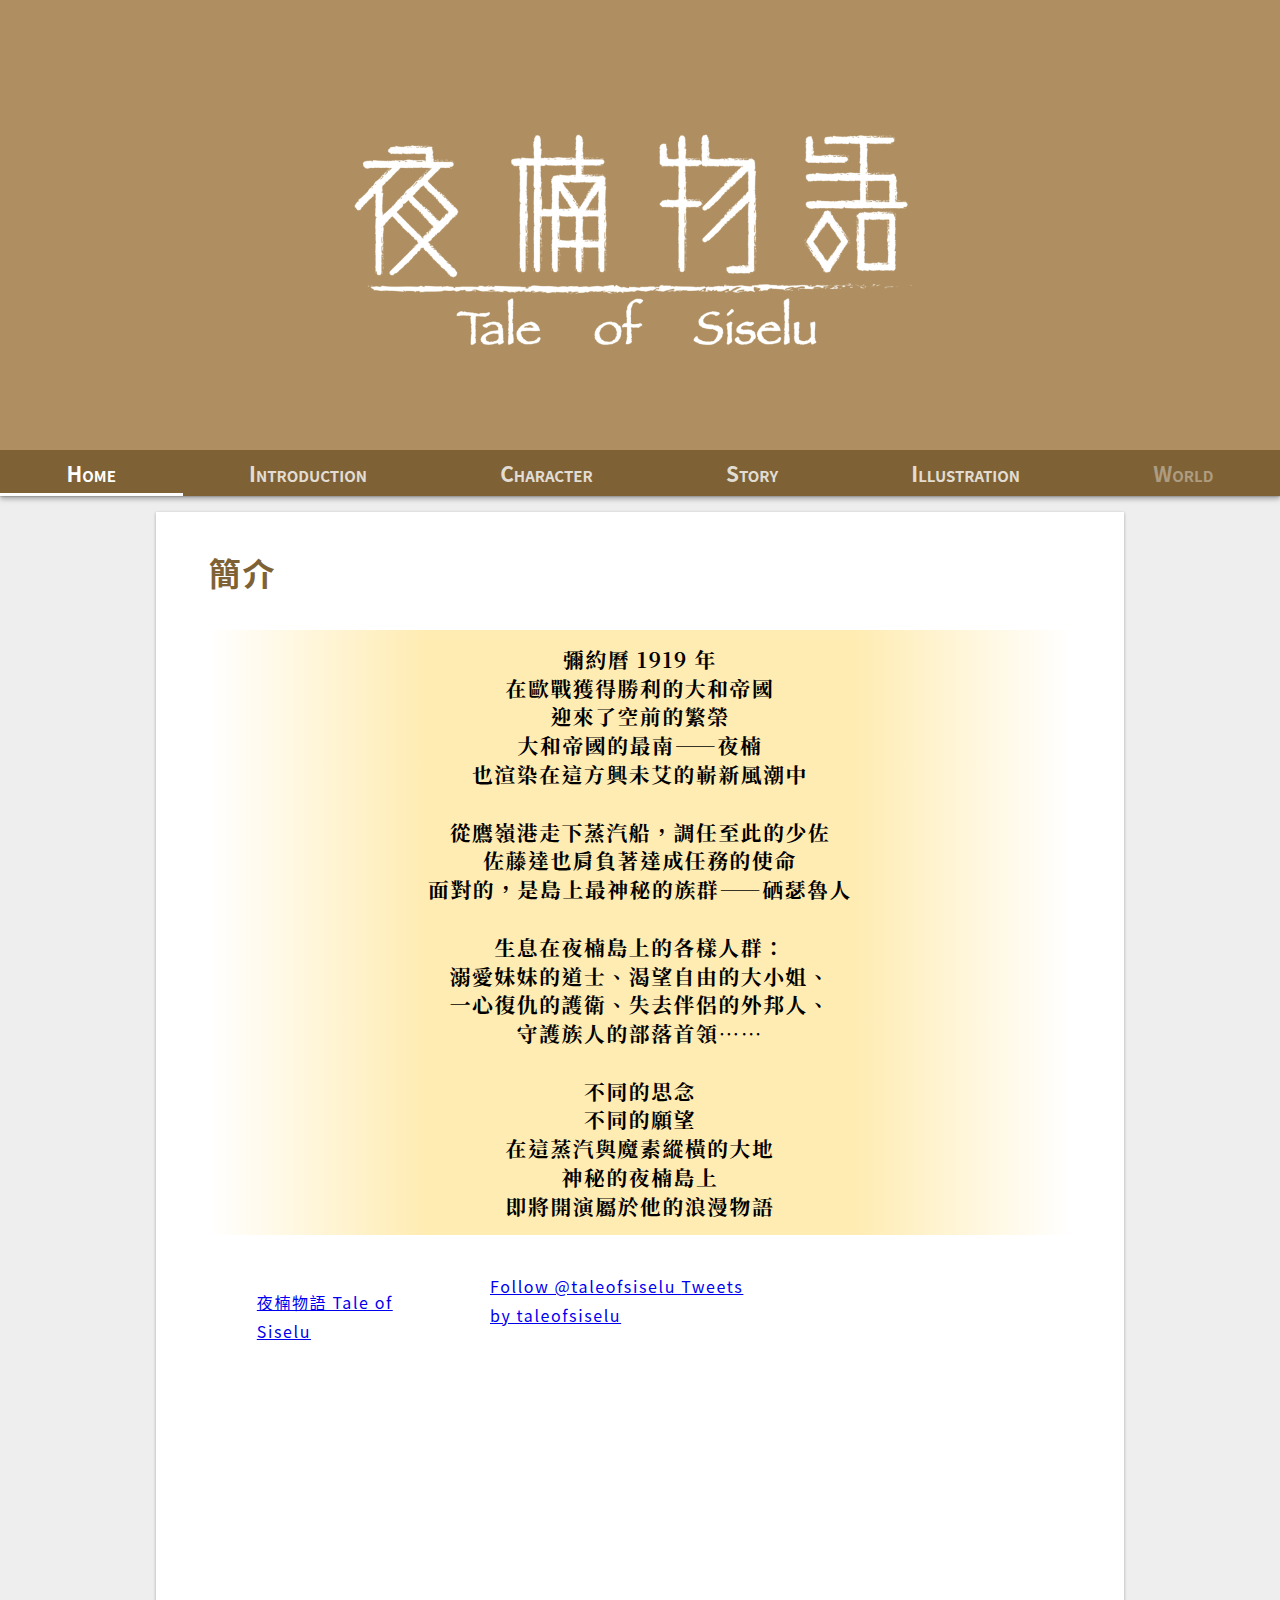
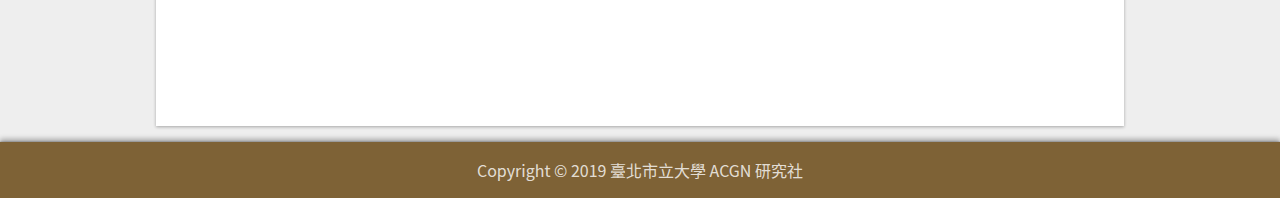
<file: index.html>
<!DOCTYPE html>
<html>
<head>
  <meta charset="utf-8" />
  <meta name="viewport" content="width=device-width, initial-scale=1">
  
  <title>夜楠物語 Tale of Siselu</title>
  <meta name="description" content="臺北市立大學 ACGN 研究社 106 學年度社刊：台式 × 和風 × 奇幻 × 蒸汽龐克 × 大正浪漫">
  <meta name="author" content="臺北市立大學 ACGN 研究社">
  <meta name="copyright" content="臺北市立大學 ACGN 研究社">
  
  <!-- Open Graph -->
  <meta property="og:title" content="夜楠物語 Tale of Siselu">
  <meta property="og:type" content="website">
  <meta property="og:url" content="https://ut-acgn.github.io/tale_of_siselu">
  <meta property="og:image" content="https://ut-acgn.github.io/tale_of_siselu/image/Siselu_logo_color_500x250.png">
  <meta property="og:image:width" content="500">
  <meta property="og:image:height" content="250">
  <meta property="og:site_name" content="夜楠物語 Tale of Siselu">
  <meta property="og:description" content="臺北市立大學 ACGN 研究社 106 學年度社刊：台式 × 和風 × 奇幻 × 蒸汽龐克 × 大正浪漫">
  <!-- Twitter Card -->
  <meta property="twitter:card" content="summary_large_image">
  <meta property="twitter:site" content="@taleofsiselu">
  
  <link rel="stylesheet" href="style.css">
</head>
<body>

<header class="YananMonogatari">
  <h1>
    <img src="./image/Siselu_logo_1000x500.png" alt="夜楠物語 Tale of Siselu"
         class="logo">
  </h1>
  <nav>
    <ul class="nav">
      <li><a href="#" class="-now-at">Home</a></li>
      <!-- <li><a href="#" class="-coming-soon">News</a></li> -->
      <li><a href="./introduction">Introduction</a></li>
      <li><a href="./character">Character</a></li>
      <li><a href="./story">Story</a></li>
      <li><a href="./illustration">Illustration</a></li>
      <li><a href="#" class="-coming-soon">World</a></li>
      <!-- <li><a href="#" class="-coming-soon">Goods</a></li> -->
    </ul>
  </nav>
</header>

<main>
  <article class="small-introduction">
    <h1>簡介</h1>
    <div class="content">
      <p>
        彌約曆 1919 年<br>
        在歐戰獲得勝利的大和帝國<br>
        迎來了空前的繁榮<br>
        大和帝國的最南――夜楠<br>
        也渲染在這方興未艾的嶄新風潮中
      </p>
      <p>
        從鷹嶺港走下蒸汽船，調任至此的少佐<br>
        佐藤達也肩負著達成任務的使命<br>
        面對的，是島上最神秘的族群――硒瑟魯人
      </p>
      <p>
        生息在夜楠島上的各樣人群：<br>
        溺愛妹妹的道士、渴望自由的大小姐、<br>
        一心復仇的護衛、失去伴侶的外邦人、<br>
        守護族人的部落首領……
      </p>
      <p>
        不同的思念<br>
        不同的願望<br>
        在這蒸汽與魔素縱橫的大地<br>
        神秘的夜楠島上<br>
        即將開演屬於他的浪漫物語
      </p>
    </div>
  </article>
  
  <article class="social">
    <div class="social-item">
      <div id="fb-root"></div>
      <script>
        (function(d, s, id) {
          var js, fjs = d.getElementsByTagName(s)[0];
          if (d.getElementById(id)) return;
          js = d.createElement(s); js.id = id;
          js.src = 'https://connect.facebook.net/zh_TW/sdk.js#xfbml=1&version=v3.2';
          fjs.parentNode.insertBefore(js, fjs);
        }(document, 'script', 'facebook-jssdk'));
      </script>
      <div class="fb-page"
           data-href="https://www.facebook.com/taleofsiselu/"
           data-tabs="timeline"
           data-small-header="false"
           data-adapt-container-width="true"
           data-hide-cover="false"
           data-height="380"
           data-show-facepile="true">
        <blockquote cite="https://www.facebook.com/taleofsiselu/"
                    class="fb-xfbml-parse-ignore">
          <a href="https://www.facebook.com/taleofsiselu/">夜楠物語 Tale of Siselu</a>
        </blockquote>
      </div>
    </div>
    
    <div class="social-item">
      <a class="twitter-follow-button"
         data-size="large"
         data-lang="zh-tw"
         data-show-count="false"
         href="https://twitter.com/taleofsiselu?ref_src=twsrc%5Etfw">
        Follow @taleofsiselu
      </a>
      <script async src="https://platform.twitter.com/widgets.js" charset="utf-8">
      </script>
      <a class="twitter-timeline"
         data-lang="zh-tw"
         data-height="350"
         data-theme="light"
         href="https://twitter.com/taleofsiselu?ref_src=twsrc%5Etfw">
        Tweets by taleofsiselu
      </a>
      <script async src="https://platform.twitter.com/widgets.js" charset="utf-8">
      </script>
    </div>
    
    <div class="social-item">
      <iframe src="https://www.plurk.com/getWidget?uid=14529631&h=350&u_info=2&bg=AF8F61&tl=EEEBF0&use_cache=0"
              frameborder="0" height="350" scrolling="no"></iframe>
    </div>
  </article>
</main>

<footer>
Copyright &copy; 2019 臺北市立大學 ACGN 研究社
</footer>

</body>
</html>
</file>
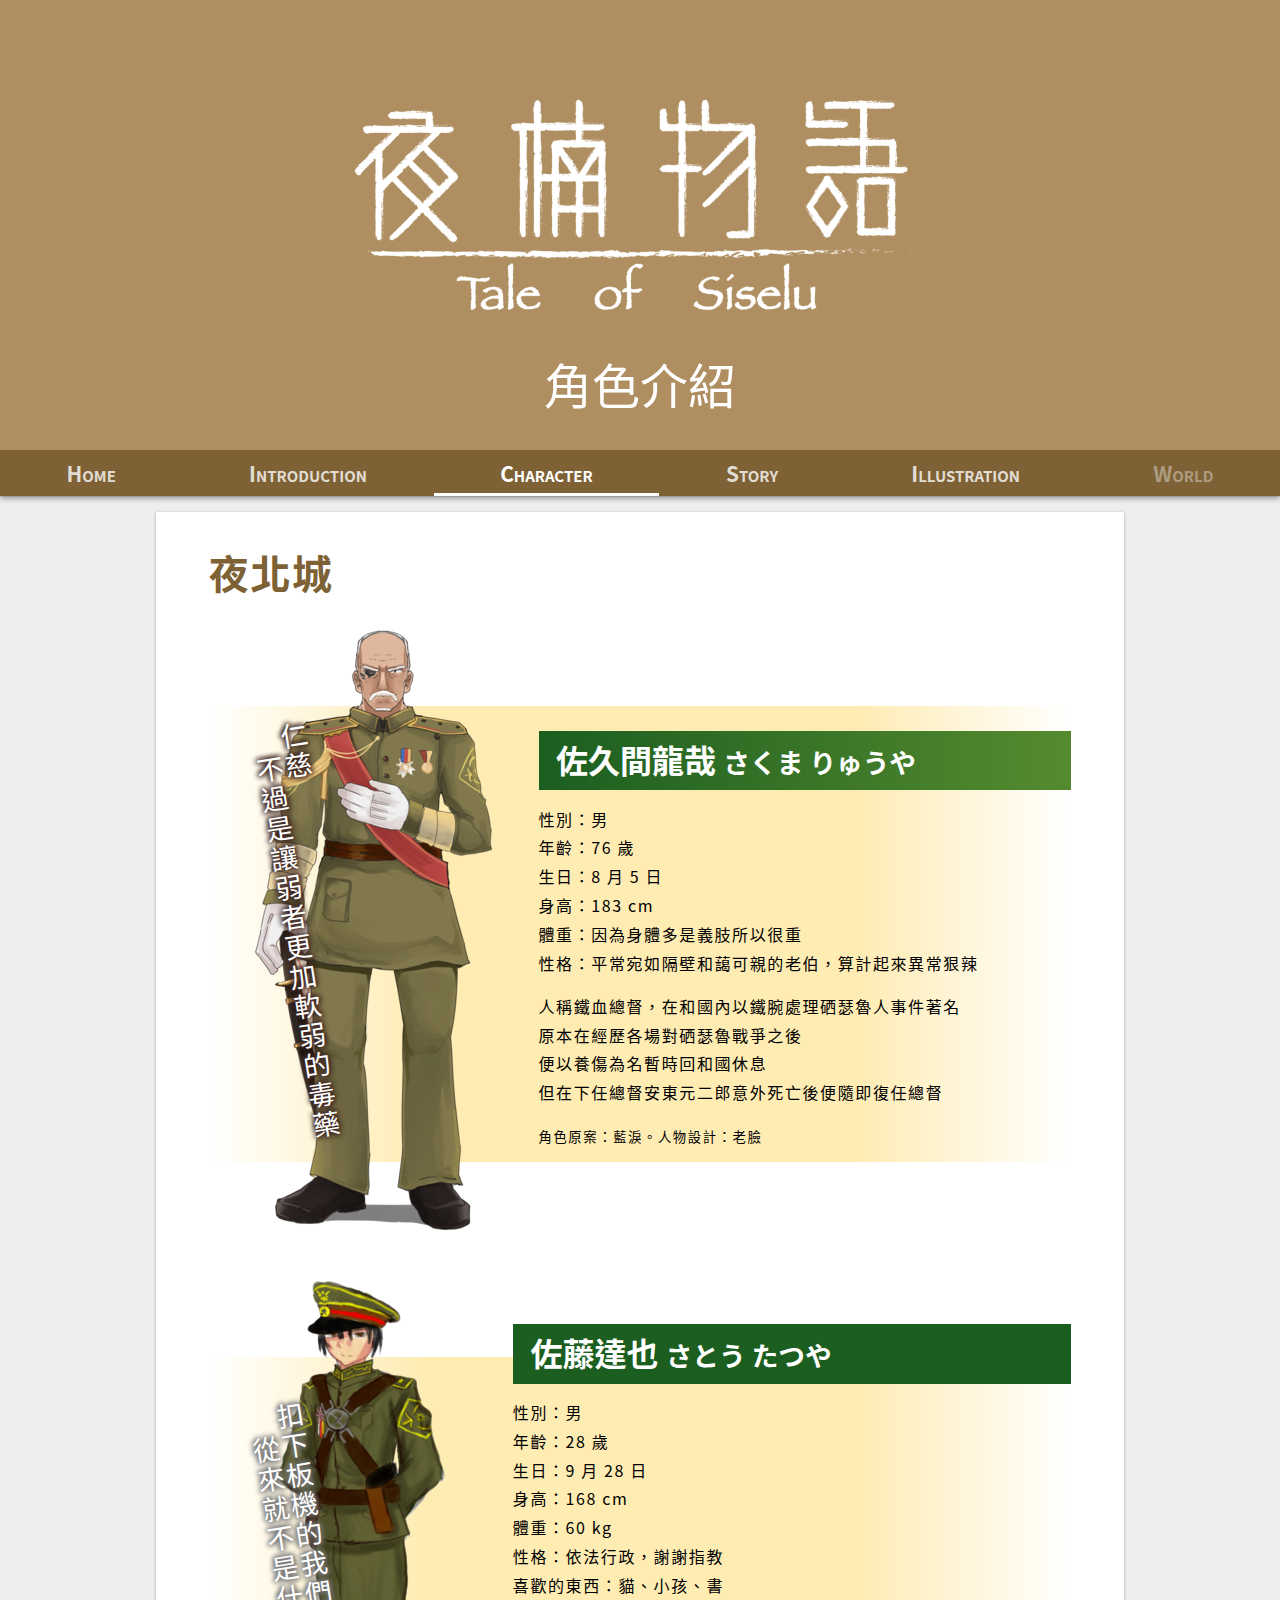
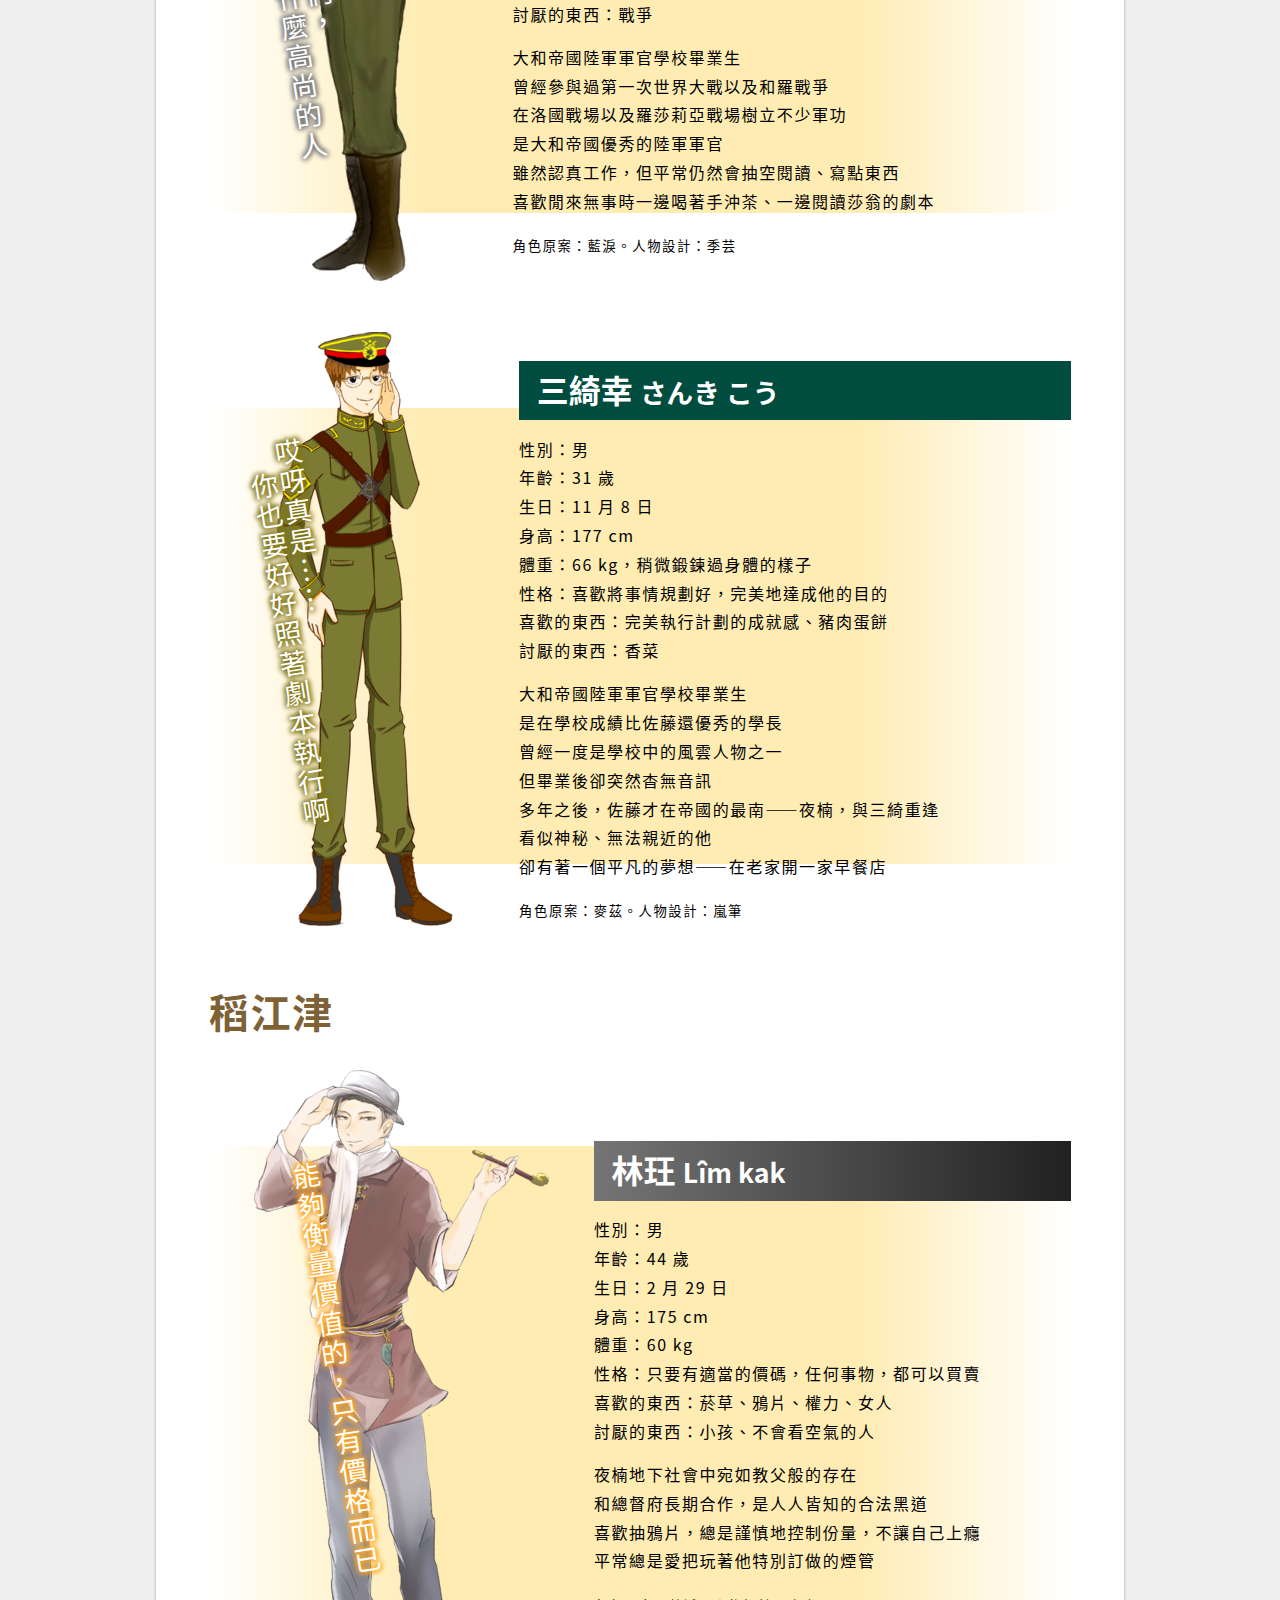
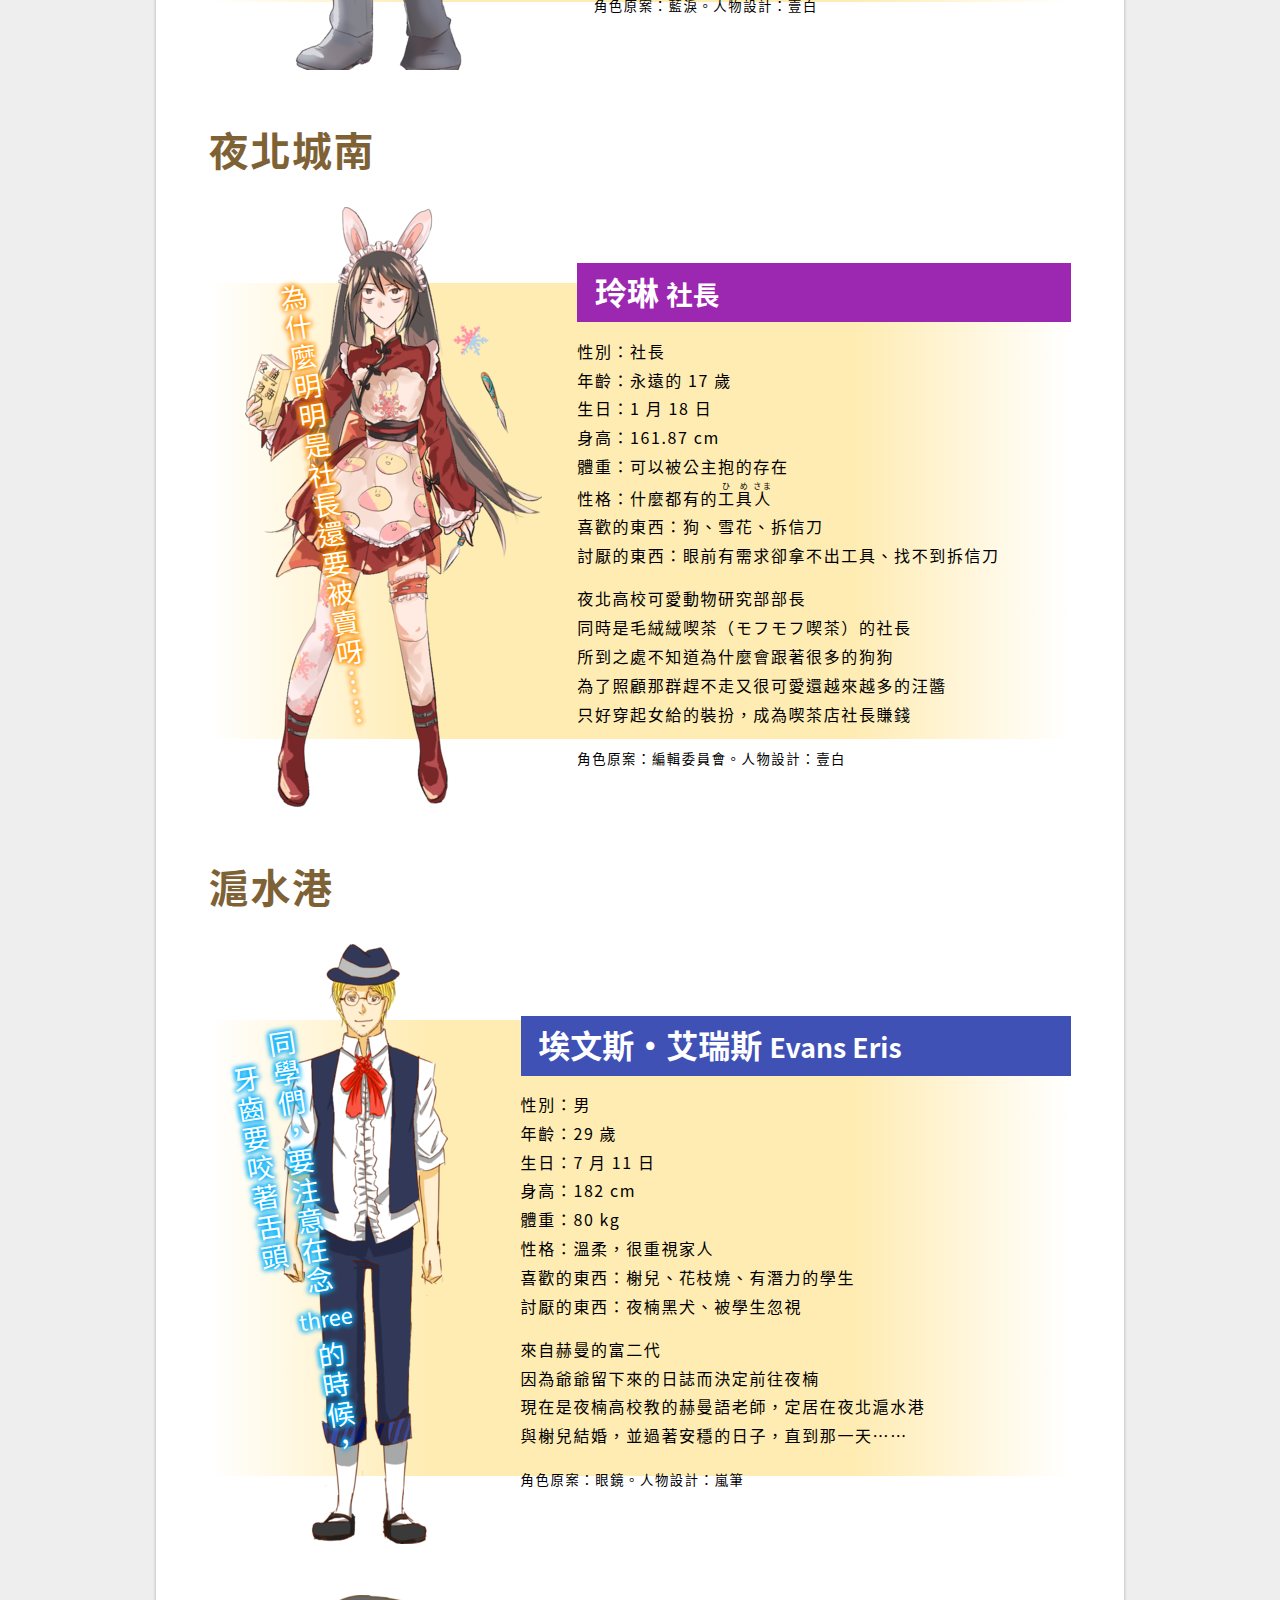
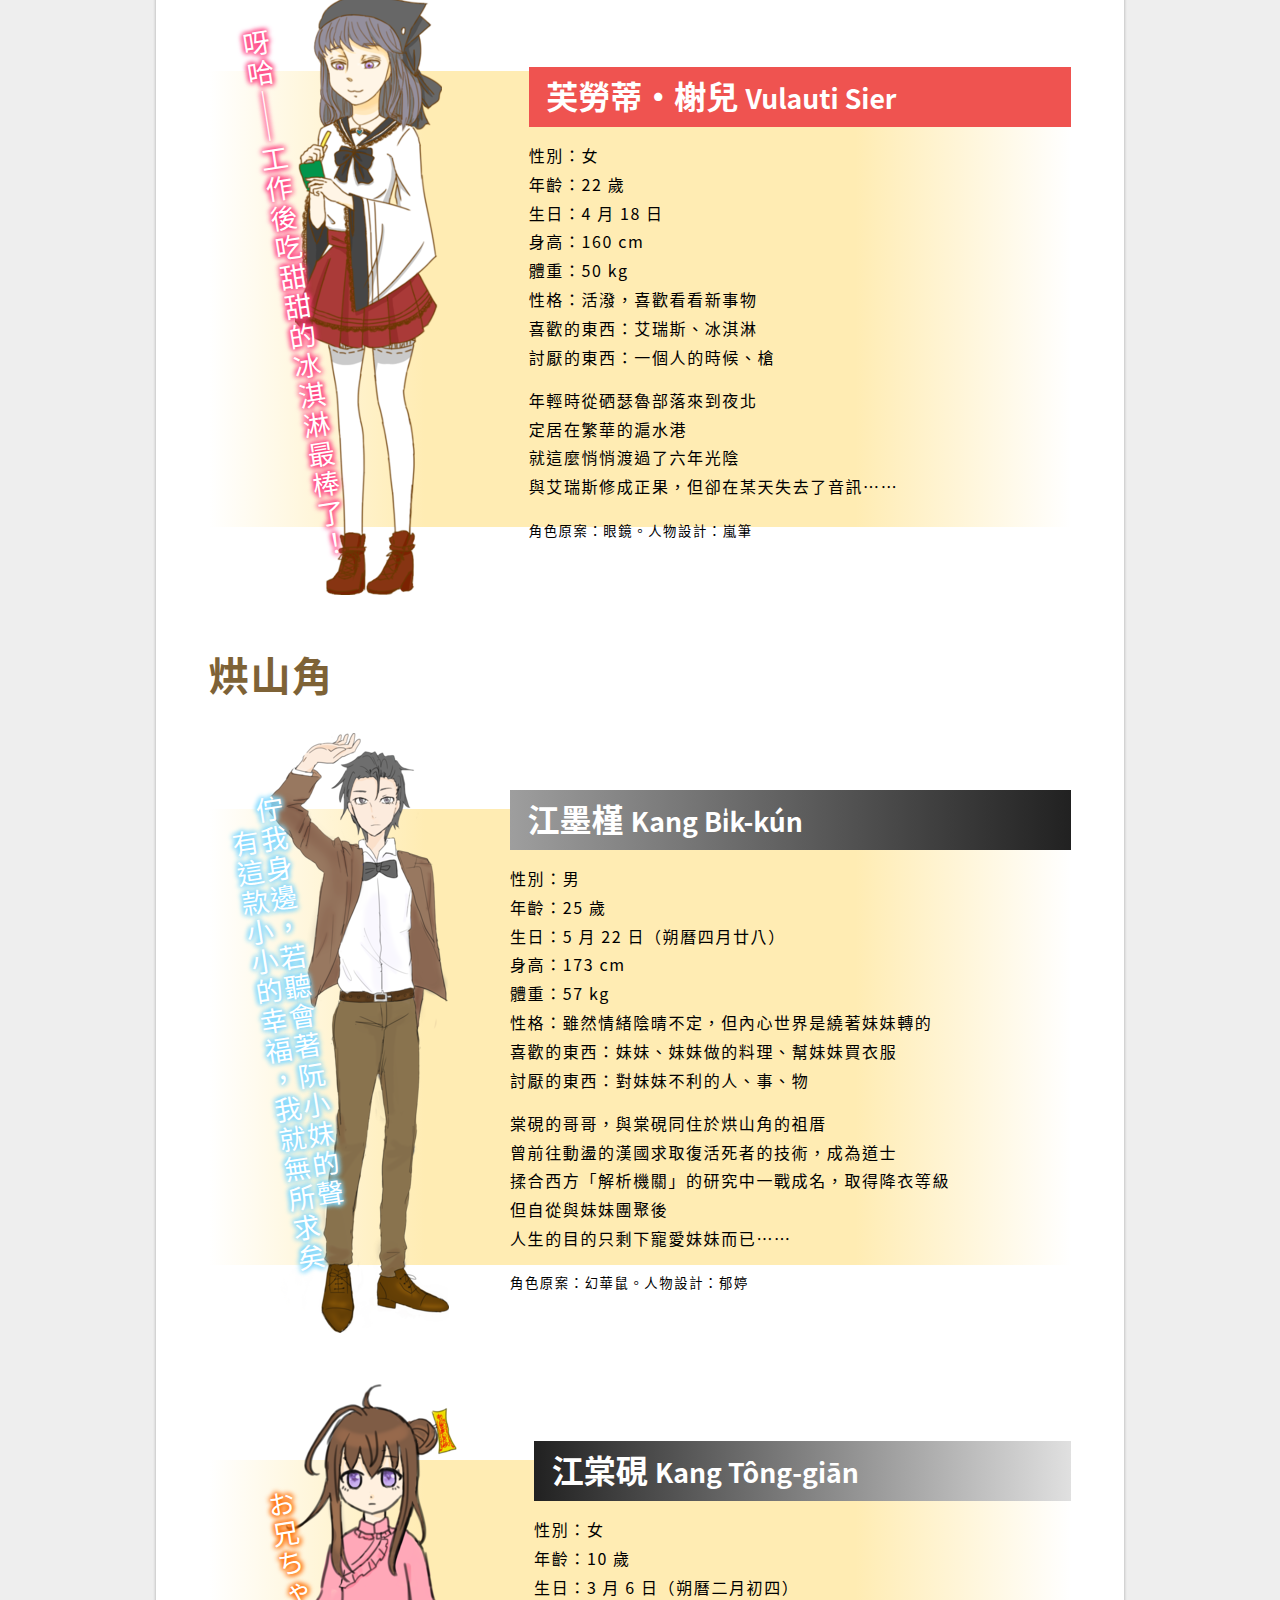
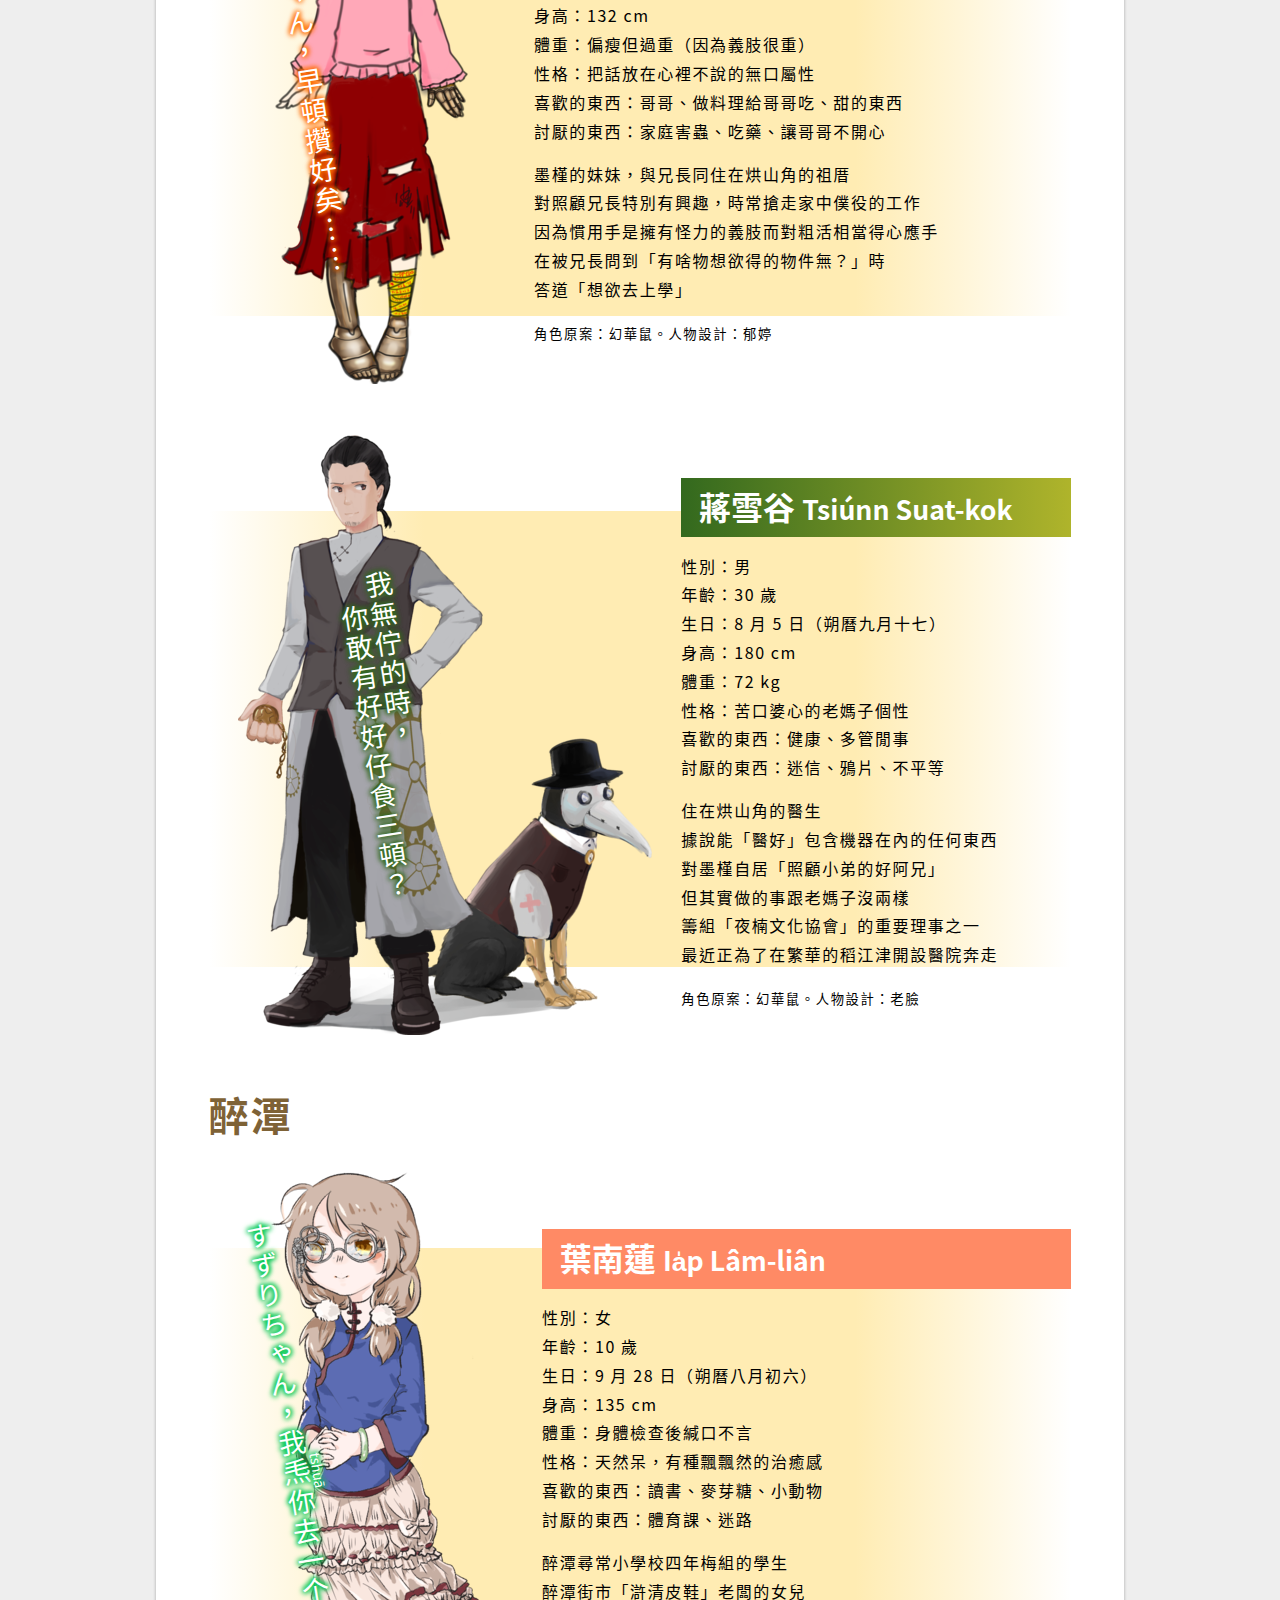
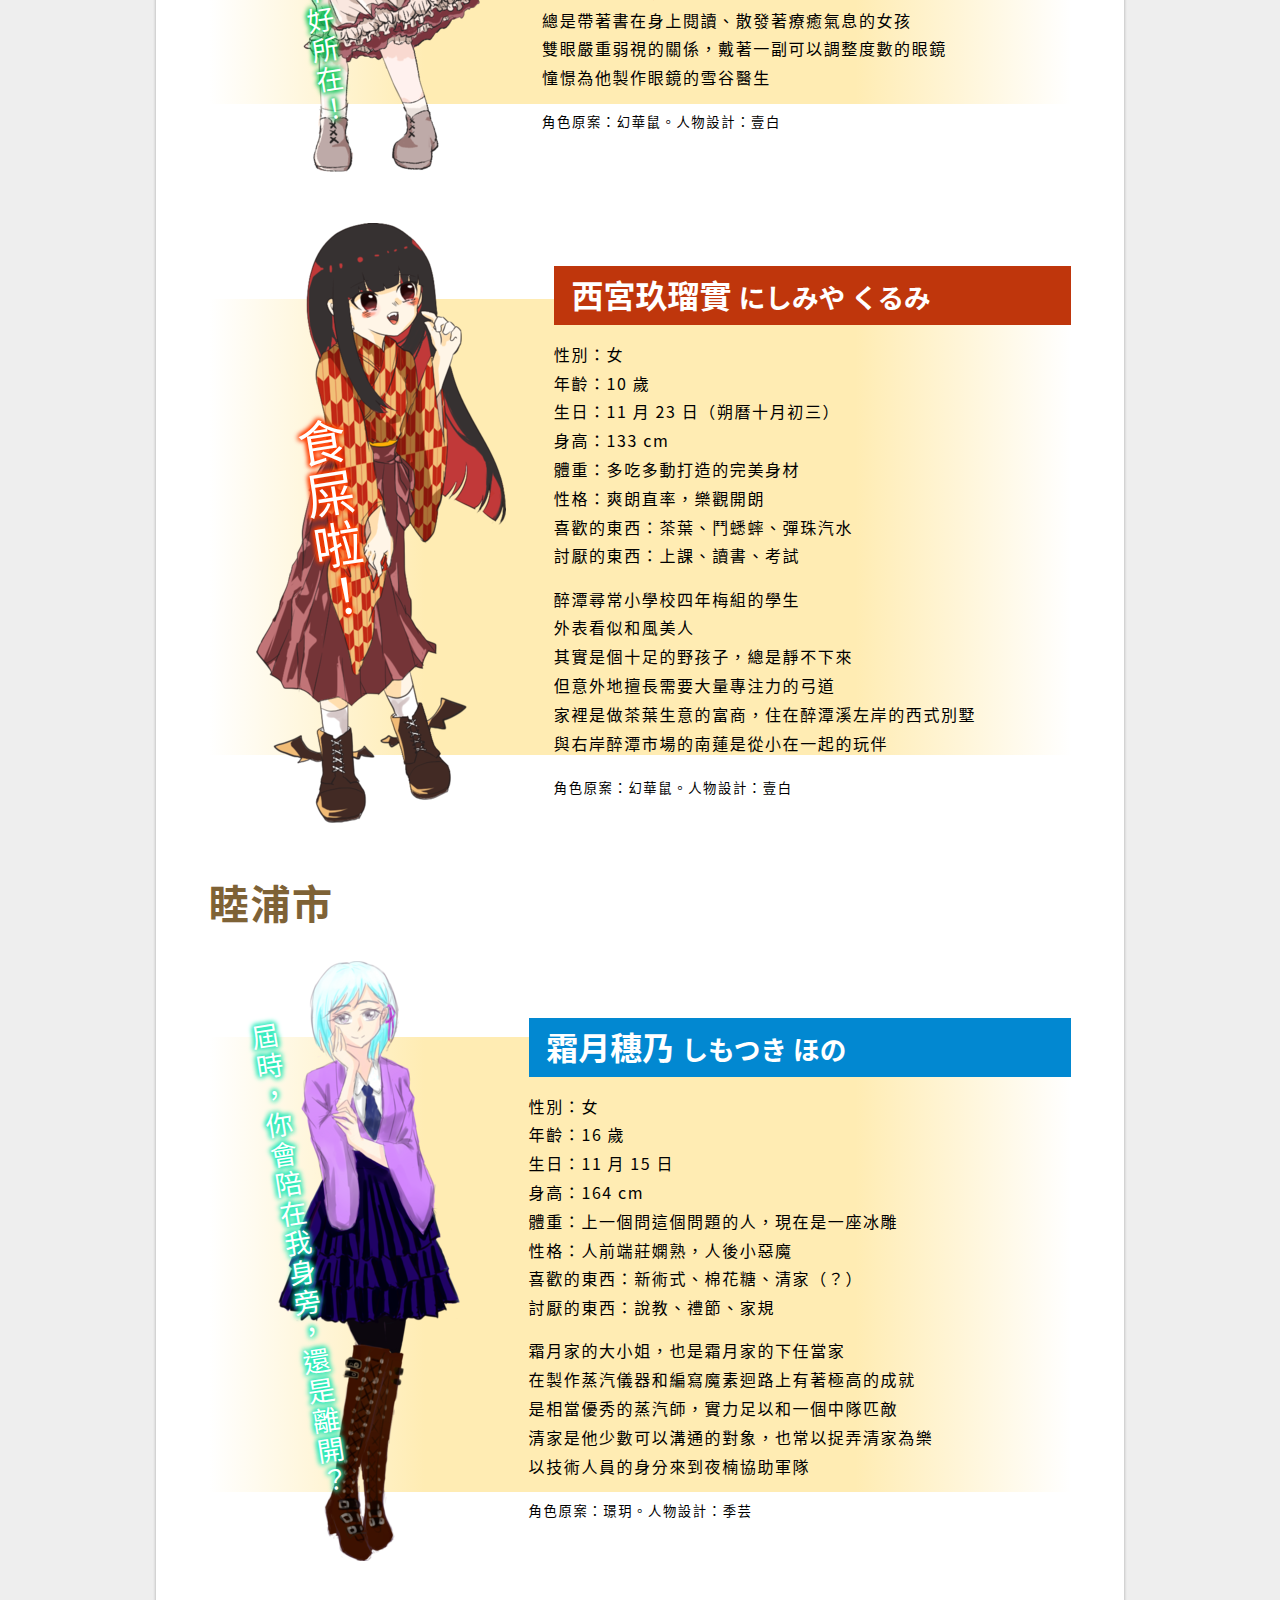
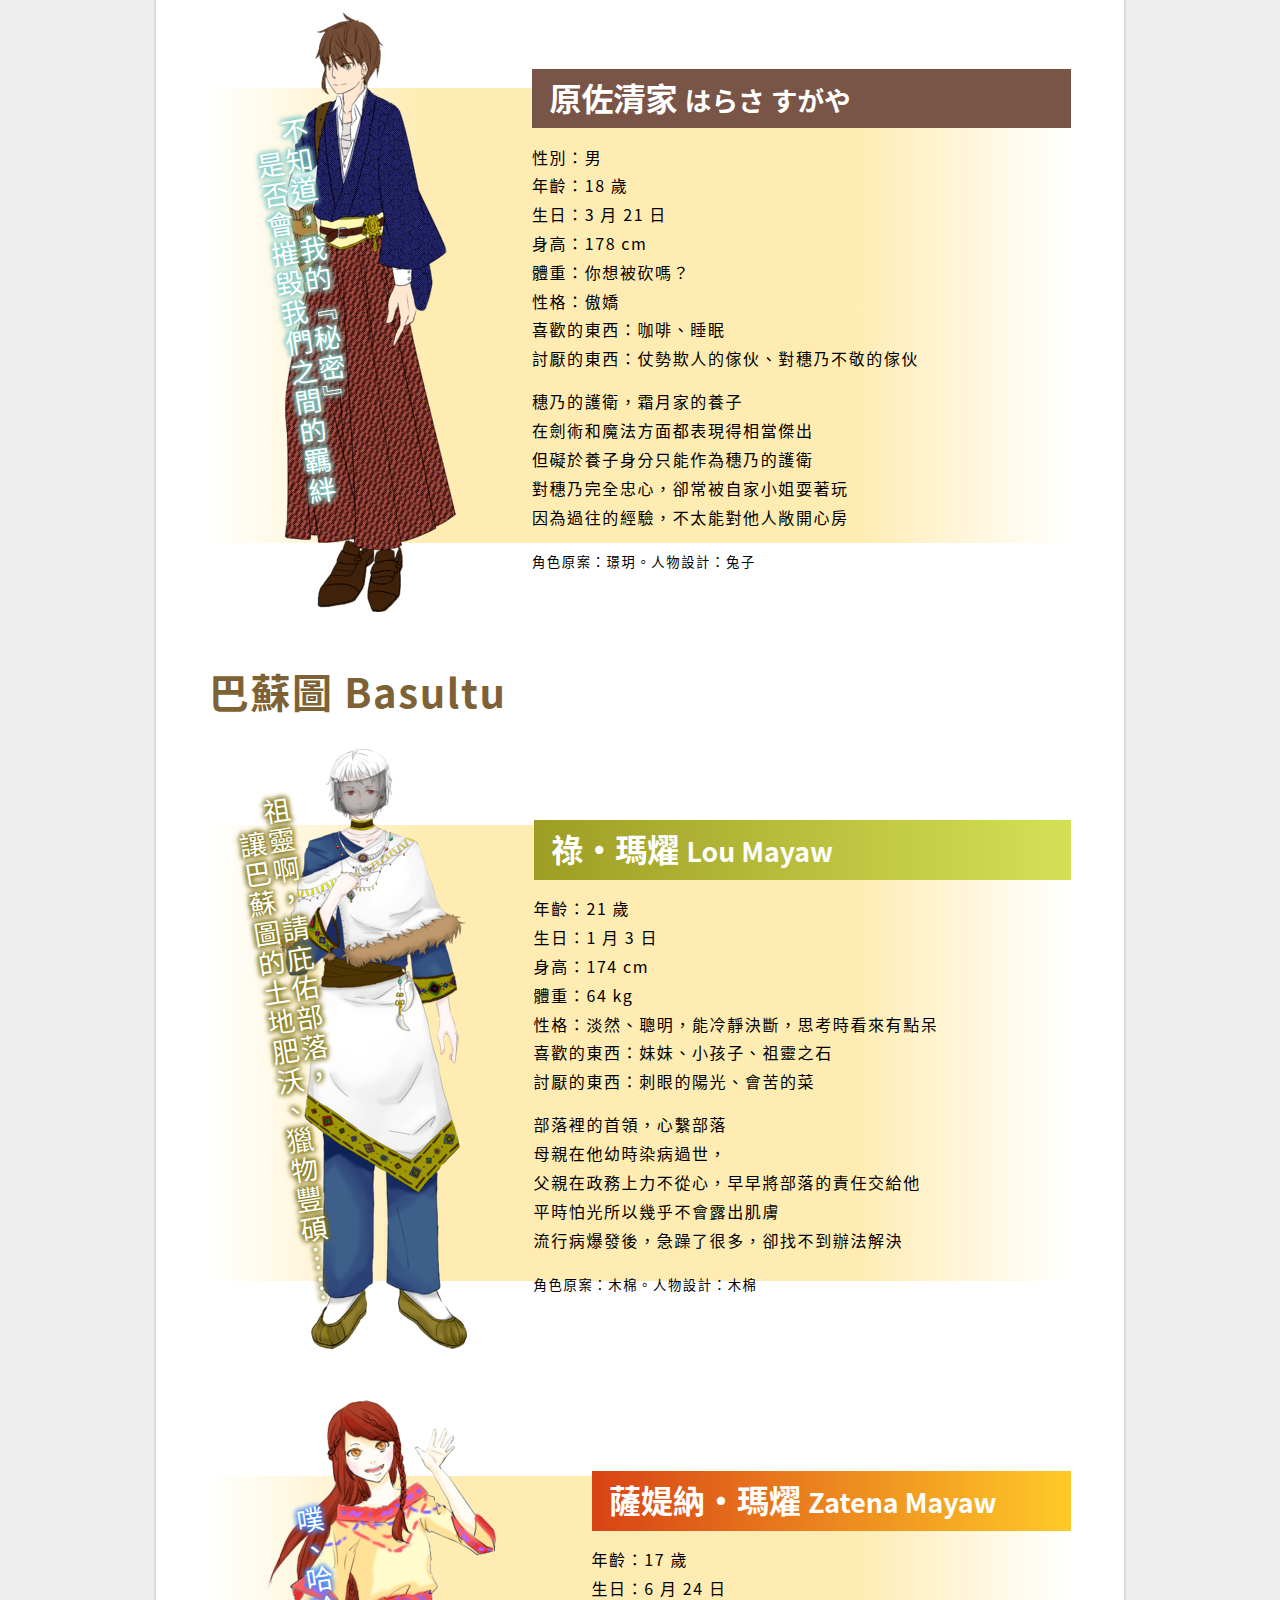
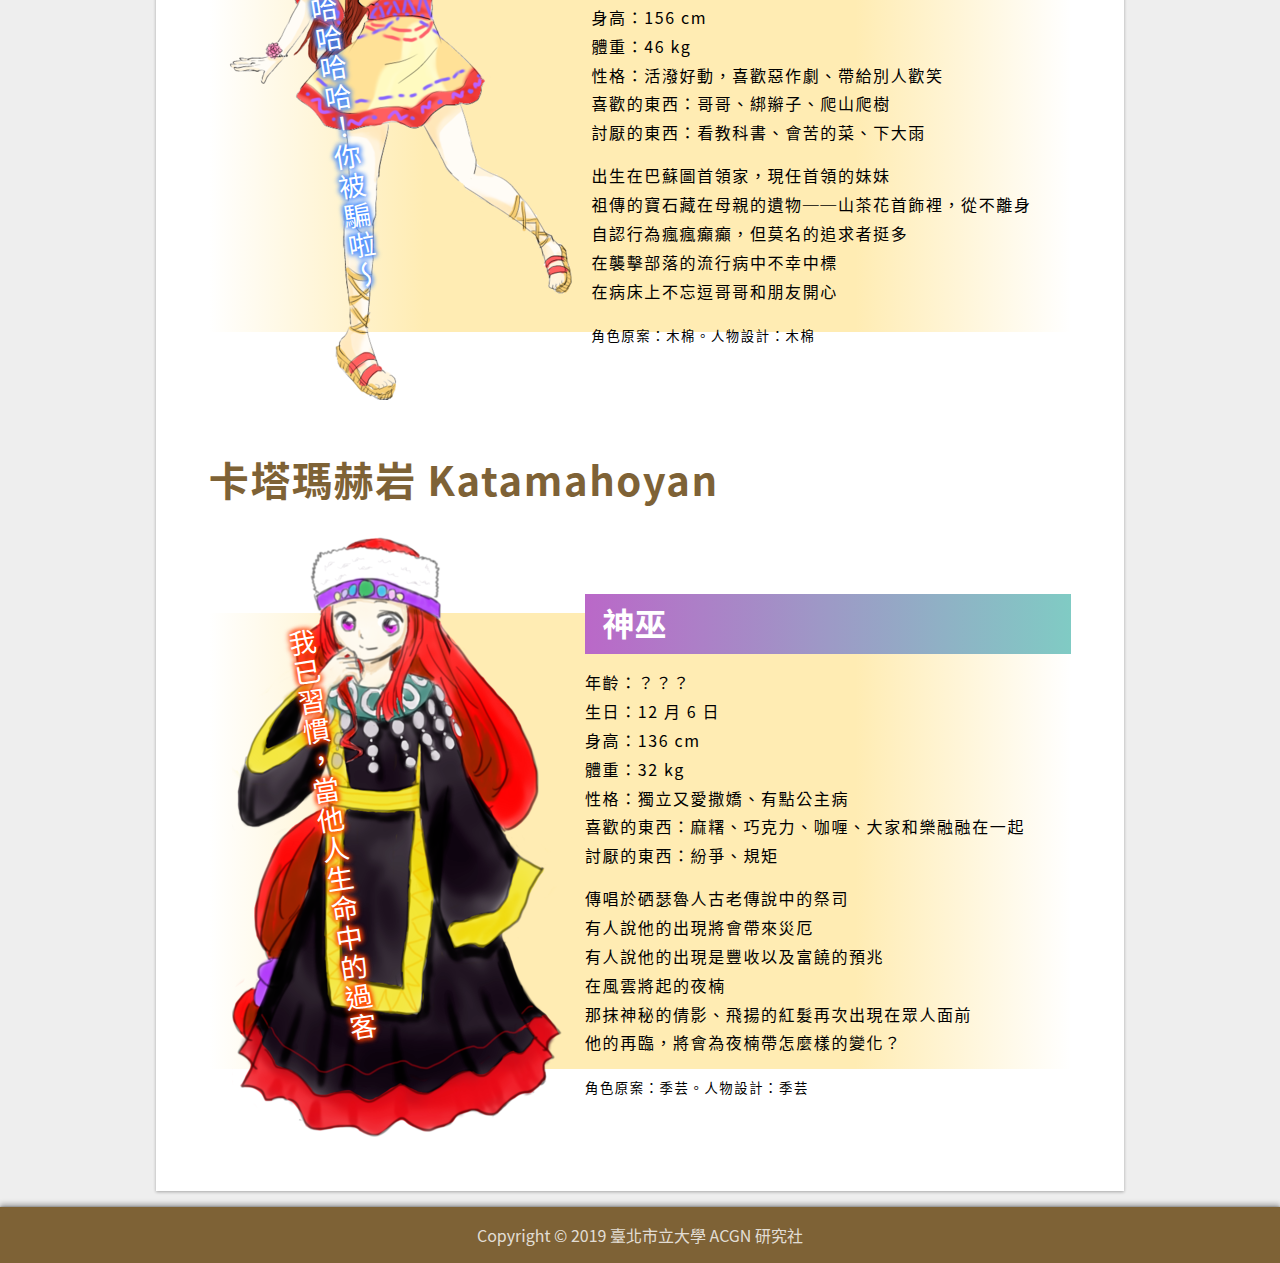
<file: character.html>
<!DOCTYPE html>
<html>
<head>
  <meta charset="utf-8" />
  <meta name="viewport" content="width=device-width, initial-scale=1">
  
  <title>夜楠物語：角色介紹</title>
  <meta name="description" content="臺北市立大學 ACGN 研究社 106 學年度社刊：台式 × 和風 × 奇幻 × 蒸汽龐克 × 大正浪漫">
  <meta name="author" content="臺北市立大學 ACGN 研究社">
  <meta name="copyright" content="臺北市立大學 ACGN 研究社">
  
  <!-- Open Graph -->
  <meta property="og:title" content="《夜楠物語》角色介紹">
  <meta property="og:type" content="website">
  <meta property="og:url" content="https://ut-acgn.github.io/tale_of_siselu/character">
  <meta property="og:image" content="https://ut-acgn.github.io/tale_of_siselu/image/Siselu_logo_color_500x250.png">
  <meta property="og:image:width" content="500">
  <meta property="og:image:height" content="250">
  <meta property="og:site_name" content="夜楠物語 Tale of Siselu">
  <meta property="og:description" content="臺北市立大學 ACGN 研究社 106 學年度社刊：台式 × 和風 × 奇幻 × 蒸汽龐克 × 大正浪漫">
  <!-- Twitter Card -->
  <meta property="twitter:card" content="summary_large_image">
  <meta property="twitter:site" content="@taleofsiselu">
  
  <link rel="stylesheet" href="style.css">
</head>
<body>

<header class="YananMonogatari">
  <h1>
    <img src="./image/Siselu_logo_1000x500.png" alt="夜楠物語 Tale of Siselu"
         class="logo">
    <span>角色介紹</span>
  </h1>
  <nav>
    <ul class="nav">
      <li><a href="./">Home</a></li>
      <!-- <li><a href="#" class="-coming-soon">News</a></li> -->
      <li><a href="./introduction">Introduction</a></li>
      <li><a href="#" class="-now-at">Character</a></li>
      <li><a href="./story">Story</a></li>
      <li><a href="./illustration">Illustration</a></li>
      <li><a href="#" class="-coming-soon">World</a></li>
      <!-- <li><a href="#" class="-coming-soon">Goods</a></li> -->
    </ul>
  </nav>
</header>

<main>
  <section id="Yanan" class="character-group">
    <!--
    
    <article id="unknow" class="character"
             style="--name-color-l:grey;
                    --name-color-r:grey;
                    --saying-color:black">
      <div class="picture">
        <img src="./image/character/Ling-lim_x600.png" class="char-img">
        <span class="saying">我只是來佔空間</span>
      </div>
      <div class="intro">
        <h1 class="name">
          ？？？ <small>－coming soon</small>
        </h1>
        <dl class="data">
          <div><dt>性別<dd>？</div>
          <div><dt>年齡<dd>? 歲</div>
          <div><dt>生日<dd>? 月 ? 日</div>
          <div><dt>身高<dd>? cm</div>
          <div><dt>體重<dd>? kg</div>
          <div><dt>性格<dd>？</div>
          <div><dt>喜歡的東西<dd>？</div>
          <div><dt>討厭的東西<dd>？</div>
        </dl>
        <p class="content">
          ！！！？？？
        </p>
        <small>角色原案：？？？。人物設計：？？？</small>
      </div>
    </article>
    
    -->
    
    <h1 class="character-group-name">
      夜北城
    </h1>
    <article id="Sakuma_Ryuya" class="character"
             style="--name-color-l:#1b5e20;
                    --name-color-r:#558b2f;
                    --saying-color:#3e2723">
      <div class="picture">
        <img src="./image/character/Sakuma_Ryuya_x600.png" class="char-img">
        <span class="saying">仁慈<br>不過是讓弱者更加軟弱的毒藥</span>
      </div>
      <div class="intro">
        <h1 class="name">
          佐久間龍哉 <small>さくま りゅうや</small>
        </h1>
        <dl class="data">
          <div><dt>性別<dd>男</div>
          <div><dt>年齡<dd>76 歲</div>
          <div><dt>生日<dd>8 月 5 日</div>
          <div><dt>身高<dd>183 cm</div>
          <div><dt>體重<dd>因為身體多是義肢所以很重</div>
          <div><dt>性格<dd>平常宛如隔壁和藹可親的老伯，算計起來異常狠辣</div>
        </dl>
        <p class="content">
          人稱鐵血總督，在和國內以鐵腕處理硒瑟魯人事件著名<br>
          原本在經歷各場對硒瑟魯戰爭之後<br>
          便以養傷為名暫時回和國休息<br>
          但在下任總督安東元二郎意外死亡後便隨即復任總督
        </p>
        <small>角色原案：藍淚。人物設計：老臉</small>
      </div>
    </article>
    <article id="Satou_Tatsuya" class="character"
             style="--name-color-l:#1b5e20;
                    --name-color-r:#1b5e20;
                    --saying-color:#757575">
      <div class="picture">
        <img src="./image/character/Satou_Tatsuya_x600.png" class="char-img">
        <span class="saying">扣下板機的我們，<br>從來就不是什麼高尚的人</span>
      </div>
      <div class="intro">
        <h1 class="name">
          佐藤達也 <small>さとう たつや</small>
        </h1>
        <dl class="data">
          <div><dt>性別<dd>男</div>
          <div><dt>年齡<dd>28 歲</div>
          <div><dt>生日<dd>9 月 28 日</div>
          <div><dt>身高<dd>168 cm</div>
          <div><dt>體重<dd>60 kg</div>
          <div><dt>性格<dd>依法行政，謝謝指教</div>
          <div><dt>喜歡的東西<dd>貓、小孩、書</div>
          <div><dt>討厭的東西<dd>戰爭</div>
        </dl>
        <p class="content">
          大和帝國陸軍軍官學校畢業生<br>
          曾經參與過第一次世界大戰以及和羅戰爭<br>
          在洛國戰場以及羅莎莉亞戰場樹立不少軍功<br>
          是大和帝國優秀的陸軍軍官<br>
          雖然認真工作，但平常仍然會抽空閱讀、寫點東西<br>
          喜歡閒來無事時一邊喝著手沖茶、一邊閱讀莎翁的劇本
        </p>
        <small>角色原案：藍淚。人物設計：季芸</small>
      </div>
    </article>
    
    <article id="Sanki_Kou" class="character"
             style="--name-color-l:#004d40;
                    --name-color-r:#004d40;
                    --saying-color:#827717">
      <div class="picture">
        <img src="./image/character/Sanki_Kou_x600.png" class="char-img">
        <span class="saying">哎呀真是……<br>你也要好好照著劇本執行啊</span>
      </div>
      <div class="intro">
        <h1 class="name">
          三綺幸 <small>さんき こう</small>
        </h1>
        <dl class="data">
          <div><dt>性別<dd>男</div>
          <div><dt>年齡<dd>31 歲</div>
          <div><dt>生日<dd>11 月 8 日</div>
          <div><dt>身高<dd>177 cm</div>
          <div><dt>體重<dd>66 kg，稍微鍛鍊過身體的樣子</div>
          <div><dt>性格<dd>喜歡將事情規劃好，完美地達成他的目的</div>
          <div><dt>喜歡的東西<dd>完美執行計劃的成就感、豬肉蛋餅</div>
          <div><dt>討厭的東西<dd>香菜</div>
        </dl>
        <p class="content">
          大和帝國陸軍軍官學校畢業生<br>
          是在學校成績比佐藤還優秀的學長<br>
          曾經一度是學校中的風雲人物之一<br>
          但畢業後卻突然杳無音訊<br>
          多年之後，佐藤才在帝國的最南――夜楠，與三綺重逢<br>
          看似神秘、無法親近的他<br>
          卻有著一個平凡的夢想――在老家開一家早餐店
        </p>
        <small>角色原案：麥茲。人物設計：嵐筆</small>
      </div>
    </article>
    
    <h1 class="character-group-name">
      稻江津
    </h1>
    <article id="Lim_Kak" class="character"
             style="--name-color-l:#757575;
                    --name-color-r:#212121;
                    --saying-color:#ffa726">
      <div class="picture">
        <img src="./image/character/Lim_Kak_x600.png" class="char-img">
        <span class="saying">能夠衡量價值的，只有價格而已</span>
      </div>
      <div class="intro">
        <h1 class="name">
          林玨 <small>Lîm kak</small>
        </h1>
        <dl class="data">
          <div><dt>性別<dd>男</div>
          <div><dt>年齡<dd>44 歲</div>
          <div><dt>生日<dd>2 月 29 日</div>
          <div><dt>身高<dd>175 cm</div>
          <div><dt>體重<dd>60 kg</div>
          <div><dt>性格<dd>只要有適當的價碼，任何事物，都可以買賣</div>
          <div><dt>喜歡的東西<dd>菸草、鴉片、權力、女人</div>
          <div><dt>討厭的東西<dd>小孩、不會看空氣的人</div>
        </dl>
        <p class="content">
          夜楠地下社會中宛如教父般的存在<br>
          和總督府長期合作，是人人皆知的合法黑道<br>
          喜歡抽鴉片，總是謹慎地控制份量，不讓自己上癮<br>
          平常總是愛把玩著他特別訂做的煙管
        </p>
        <small>角色原案：藍淚。人物設計：壹白</small>
      </div>
    </article>
    
    <h1 class="character-group-name">
      夜北城南
    </h1>
    <article id="Ling-lim" class="character"
             style="--name-color-l:#9c27b0;
                    --name-color-r:#9c27b0;
                    --saying-color:#ff9100">
      <div class="picture">
        <img src="./image/character/Ling-lim_x600.png" class="char-img">
        <span class="saying">為什麼明明是社長還要被賣呀……</span>
      </div>
      <div class="intro">
        <h1 class="name">
          玲琳 <small>社長</small>
        </h1>
        <dl class="data">
          <div><dt>性別<dd>社長</div>
          <div><dt>年齡<dd>永遠的 17 歲</div>
          <div><dt>生日<dd>1 月 18 日</div>
          <div><dt>身高<dd>161.87 cm</div>
          <div><dt>體重<dd>可以被公主抱的存在</div>
          <div><dt>性格<dd>
            什麼都有的<ruby>工<rp>(</rp><rt>ひ</rt><rp>)</rp>具<rp>(</rp><rt>め</rt><rp>)</rp>人<rp>(</rp><rt>さま</rt><rp>)</rp></ruby>
            </div>
          <div><dt>喜歡的東西<dd>狗、雪花、拆信刀</div>
          <div><dt>討厭的東西<dd>眼前有需求卻拿不出工具、找不到拆信刀</div>
        </dl>
        <p class="content">
          夜北高校可愛動物研究部部長<br>
          同時是毛絨絨喫茶（モフモフ喫茶）的社長<br>
          所到之處不知道為什麼會跟著很多的狗狗<br>
          為了照顧那群趕不走又很可愛還越來越多的汪醬<br>
          只好穿起女給的裝扮，成為喫茶店社長賺錢
        </p>
        <small>角色原案：編輯委員會。人物設計：壹白</small>
      </div>
    </article>
    
    <h1 class="character-group-name">
      滬水港
    </h1>
    <article id="Evans_Eris" class="character"
             style="--name-color-l:#3f51b5;
                    --name-color-r:#3f51b5;
                    --saying-color:#00b0ff">
      <div class="picture">
        <img src="./image/character/Evans_Eris_x600.png" class="char-img">
        <span class="saying">同學們，要注意在念 <span class="normal break-vertical">three</span> 的時候，<br>牙齒要咬著舌頭</span>
      </div>
      <div class="intro">
        <h1 class="name">
          埃文斯·艾瑞斯 <small>Evans Eris</small>
        </h1>
        <dl class="data">
          <div><dt>性別<dd>男</div>
          <div><dt>年齡<dd>29 歲</div>
          <div><dt>生日<dd>7 月 11 日</div>
          <div><dt>身高<dd>182 cm</div>
          <div><dt>體重<dd>80 kg</div>
          <div><dt>性格<dd>溫柔，很重視家人</div>
          <div><dt>喜歡的東西<dd>榭兒、花枝燒、有潛力的學生</div>
          <div><dt>討厭的東西<dd>夜楠黑犬、被學生忽視</div>
        </dl>
        <p class="content">
          來自赫曼的富二代<br>
          因為爺爺留下來的日誌而決定前往夜楠<br>
          現在是夜楠高校教的赫曼語老師，定居在夜北滬水港<br>
          與榭兒結婚，並過著安穩的日子，直到那一天……<br>
        </p>
        <small>角色原案：眼鏡。人物設計：嵐筆</small>
      </div>
    </article>
    
    <article id="Vulauti_Sier" class="character"
             style="--name-color-l:#ef5350;
                    --name-color-r:#ef5350;
                    --saying-color:#ff4081">
      <div class="picture">
        <img src="./image/character/Vulauti_Sier_x600.png" class="char-img">
        <span class="saying">呀哈――工作後吃甜甜的冰淇淋最棒了！</span>
      </div>
      <div class="intro">
        <h1 class="name">
          芙勞蒂·榭兒 <small>Vulauti Sier</small>
        </h1>
        <dl class="data">
          <div><dt>性別<dd>女</div>
          <div><dt>年齡<dd>22 歲</div>
          <div><dt>生日<dd>4 月 18 日</div>
          <div><dt>身高<dd>160 cm</div>
          <div><dt>體重<dd>50 kg</div>
          <div><dt>性格<dd>活潑，喜歡看看新事物</div>
          <div><dt>喜歡的東西<dd>艾瑞斯、冰淇淋</div>
          <div><dt>討厭的東西<dd>一個人的時候、槍</div>
        </dl>
        <p class="content">
          年輕時從硒瑟魯部落來到夜北<br>
          定居在繁華的滬水港<br>
          就這麼悄悄渡過了六年光陰<br>
          與艾瑞斯修成正果，但卻在某天失去了音訊……
        </p>
        <small>角色原案：眼鏡。人物設計：嵐筆</small>
      </div>
    </article>
    <!-- Frankens_Keystone Frankens Keystone -->
    <!-- Heirs_Keystone Heirs Keystone o-->
    
    <h1 class="character-group-name">
      烘山角
    </h1>
    <article id="Kang_Bik-kun" class="character"
             style="--name-color-l:#9e9e9e;
                    --name-color-r:#212121;
                    --saying-color:#80d8ff">
      <div class="picture">
        <img src="./image/character/Kang_Bik-kun_x600.png" class="char-img">
        <span class="saying">佇我身邊，若聽會著阮小妹的聲<br>有這款小小的幸福，我就無所求矣</span>
      </div>
      <div class="intro">
        <h1 class="name">
          江墨槿 <small>Kang Bi̍k-kún</small>
        </h1>
        <dl class="data">
          <div><dt>性別<dd>男</div>
          <div><dt>年齡<dd>25 歲</div>
          <div><dt>生日<dd>5 月 22 日（朔曆四月廿八）</div>
          <div><dt>身高<dd>173 cm</div>
          <div><dt>體重<dd>57 kg</div>
          <div><dt>性格<dd>雖然情緒陰晴不定，但內心世界是繞著妹妹轉的</div>
          <div><dt>喜歡的東西<dd>妹妹、妹妹做的料理、幫妹妹買衣服</div>
          <div><dt>討厭的東西<dd>對妹妹不利的人、事、物</div>
        </dl>
        <p class="content">
          棠硯的哥哥，與棠硯同住於烘山角的祖厝<br>
          曾前往動盪的漢國求取復活死者的技術，成為道士<br>
          揉合西方「解析機關」的研究中一戰成名，取得降衣等級<br>
          但自從與妹妹團聚後<br>
          人生的目的只剩下寵愛妹妹而已……
        </p>
        <small>角色原案：幻華鼠。人物設計：郁婷</small>
      </div>
    </article>
    
    <article id="Kang_Tong-gian" class="character"
             style="--name-color-l:#212121;
                    --name-color-r:#e0e0e0;
                    --saying-color:#ff6d00">
      <div class="picture">
        <img src="./image/character/Kang_Tong-gian_x600.png" class="char-img">
        <span class="saying">お兄ちゃん，早頓攢好矣……</span>
      </div>
      <div class="intro">
        <h1 class="name">
          江棠硯 <small>Kang Tông-giān</small>
        </h1>
        <dl class="data">
          <div><dt>性別<dd>女</div>
          <div><dt>年齡<dd>10 歲</div>
          <div><dt>生日<dd>3 月 6 日（朔曆二月初四）</div>
          <div><dt>身高<dd>132 cm</div>
          <div><dt>體重<dd>偏瘦但過重（因為義肢很重）</div>
          <div><dt>性格<dd>把話放在心裡不說的無口屬性</div>
          <div><dt>喜歡的東西<dd>哥哥、做料理給哥哥吃、甜的東西</div>
          <div><dt>討厭的東西<dd>家庭害蟲、吃藥、讓哥哥不開心</div>
        </dl>
        <p class="content">
          墨槿的妹妹，與兄長同住在烘山角的祖厝<br>
          對照顧兄長特別有興趣，時常搶走家中僕役的工作<br>
          因為慣用手是擁有怪力的義肢而對粗活相當得心應手<br>
          在被兄長問到「有啥物想欲得的物件無？」時<br>
          答道「想欲去上學」
        </p>
        <small>角色原案：幻華鼠。人物設計：郁婷</small>
      </div>
    </article>
    
    <article id="Tsiunn_Suat-kok" class="character"
             style="--name-color-l:#33691e;
                    --name-color-r:#afb42b;
                    --saying-color:#33691e">
      <div class="picture">
        <img src="./image/character/Tsiunn_Suat-kok_x600.png" class="char-img">
        <span class="saying">我無佇的時，<br>你敢有好好仔食三頓？</span>
      </div>
      <div class="intro">
        <h1 class="name">
          蔣雪谷 <small>Tsiúnn Suat-kok</small>
        </h1>
        <dl class="data">
          <div><dt>性別<dd>男</div>
          <div><dt>年齡<dd>30 歲</div>
          <div><dt>生日<dd>8 月 5 日（朔曆九月十七）</div>
          <div><dt>身高<dd>180 cm</div>
          <div><dt>體重<dd>72 kg</div>
          <div><dt>性格<dd>苦口婆心的老媽子個性</div>
          <div><dt>喜歡的東西<dd>健康、多管閒事</div>
          <div><dt>討厭的東西<dd>迷信、鴉片、不平等</div>
        </dl>
        <p class="content">
          住在烘山角的醫生<br>
          據說能「醫好」包含機器在內的任何東西<br>
          對墨槿自居「照顧小弟的好阿兄」<br>
          但其實做的事跟老媽子沒兩樣<br>
          籌組「夜楠文化協會」的重要理事之一<br>
          最近正為了在繁華的稻江津開設醫院奔走
        </p>
        <small>角色原案：幻華鼠。人物設計：老臉</small>
      </div>
    </article>
    
    <h1 class="character-group-name">
      醉潭
    </h1>
    <article id="Iap_Lam-lian" class="character"
             style="--name-color-l:#ff8a65;
                    --name-color-r:#ff8a65;
                    --saying-color:#00c853">
      <div class="picture">
        <img src="./image/character/Iap_Lam-lian_x600.png" class="char-img">
        <span class="saying">すずりちゃん，我<ruby>𤆬<rp>(</rp><rt><span class="normal">tshuā</span></rt><rp>)</rp></ruby>你去一个好所在！</span>
      </div>
      <div class="intro">
        <h1 class="name">
          葉南蓮 <small>Ia̍p Lâm-liân</small>
        </h1>
        <dl class="data">
          <div><dt>性別<dd>女</div>
          <div><dt>年齡<dd>10 歲</div>
          <div><dt>生日<dd>9 月 28 日（朔曆八月初六）</div>
          <div><dt>身高<dd>135 cm</div>
          <div><dt>體重<dd>身體檢查後緘口不言</div>
          <div><dt>性格<dd>天然呆，有種飄飄然的治癒感</div>
          <div><dt>喜歡的東西<dd>讀書、麥芽糖、小動物</div>
          <div><dt>討厭的東西<dd>體育課、迷路</div>
        </dl>
        <p class="content">
          醉潭尋常小學校四年梅組的學生<br>
          醉潭街市「滸清皮鞋」老闆的女兒<br>
          總是帶著書在身上閱讀、散發著療癒氣息的女孩<br>
          雙眼嚴重弱視的關係，戴著一副可以調整度數的眼鏡<br>
          憧憬為他製作眼鏡的雪谷醫生
        </p>
        <small>角色原案：幻華鼠。人物設計：壹白</small>
      </div>
    </article>
    
    <article id="Nishimiya_Kurumi" class="character"
             style="--name-color-l:#bf360c;
                    --name-color-r:#bf360c;
                    --saying-color:#ff3d00">
      <div class="picture">
        <img src="./image/character/Nishimiya_Kurumi_x600.png" class="char-img">
        <span class="saying"><span style="font-size:1.8em">食屎啦！</span></span>
      </div>
      <div class="intro">
        <h1 class="name">
          西宮玖瑠實 <small>にしみや くるみ</small>
        </h1>
        <dl class="data">
          <div><dt>性別<dd>女</div>
          <div><dt>年齡<dd>10 歲</div>
          <div><dt>生日<dd>11 月 23 日（朔曆十月初三）</div>
          <div><dt>身高<dd>133 cm</div>
          <div><dt>體重<dd>多吃多動打造的完美身材</div>
          <div><dt>性格<dd>爽朗直率，樂觀開朗</div>
          <div><dt>喜歡的東西<dd>茶葉、鬥蟋蟀、彈珠汽水</div>
          <div><dt>討厭的東西<dd>上課、讀書、考試</div>
        </dl>
        <p class="content">
          醉潭尋常小學校四年梅組的學生<br>
          外表看似和風美人<br>
          其實是個十足的野孩子，總是靜不下來<br>
          但意外地擅長需要大量專注力的弓道<br>
          家裡是做茶葉生意的富商，住在醉潭溪左岸的西式別墅<br>
          與右岸醉潭市場的南蓮是從小在一起的玩伴
        </p>
        <small>角色原案：幻華鼠。人物設計：壹白</small>
      </div>
    </article>
    
    <h1 class="character-group-name">
      睦浦市
    </h1>
    <article id="Shimotsuki_Hono" class="character"
             style="--name-color-l:#0288d1;
                    --name-color-r:#0288d1;
                    --saying-color:#1de9b6">
      <div class="picture">
        <img src="./image/character/Shimotsuki_Hono_x600.png" class="char-img">
        <span class="saying">屆時，你會陪在我身旁，還是離開？</span>
      </div>
      <div class="intro">
        <h1 class="name">
          霜月穗乃 <small>しもつき ほの</small>
        </h1>
        <dl class="data">
          <div><dt>性別<dd>女</div>
          <div><dt>年齡<dd>16 歲</div>
          <div><dt>生日<dd>11 月 15 日</div>
          <div><dt>身高<dd>164 cm</div>
          <div><dt>體重<dd>上一個問這個問題的人，現在是一座冰雕</div>
          <div><dt>性格<dd>人前端莊嫻熟，人後小惡魔</div>
          <div><dt>喜歡的東西<dd>新術式、棉花糖、清家（？）</div>
          <div><dt>討厭的東西<dd>說教、禮節、家規</div>
        </dl>
        <p class="content">
          霜月家的大小姐，也是霜月家的下任當家<br>
          在製作蒸汽儀器和編寫魔素迴路上有著極高的成就<br>
          是相當優秀的蒸汽師，實力足以和一個中隊匹敵<br>
          清家是他少數可以溝通的對象，也常以捉弄清家為樂<br>
          以技術人員的身分來到夜楠協助軍隊
        </p>
        <small>角色原案：璟玥。人物設計：季芸</small>
      </div>
    </article>
    
    <article id="Harasa_Sugaya" class="character"
             style="--name-color-l:#795548;
                    --name-color-r:#795548;
                    --saying-color:#80cbc4">
      <div class="picture">
        <img src="./image/character/Harasa_Sugaya_x600.png" class="char-img">
        <span class="saying">不知道，我的『秘密』<br>是否會摧毀我們之間的羈絆</span>
      </div>
      <div class="intro">
        <h1 class="name">
          原佐清家 <small>はらさ すがや</small>
        </h1>
        <dl class="data">
          <div><dt>性別<dd>男</div>
          <div><dt>年齡<dd>18 歲</div>
          <div><dt>生日<dd>3 月 21 日</div>
          <div><dt>身高<dd>178 cm</div>
          <div><dt>體重<dd>你想被砍嗎？</div>
          <div><dt>性格<dd>傲嬌</div>
          <div><dt>喜歡的東西<dd>咖啡、睡眠</div>
          <div><dt>討厭的東西<dd>仗勢欺人的傢伙、對穗乃不敬的傢伙</div>
        </dl>
        <p class="content">
          穗乃的護衛，霜月家的養子<br>
          在劍術和魔法方面都表現得相當傑出<br>
          但礙於養子身分只能作為穗乃的護衛<br>
          對穗乃完全忠心，卻常被自家小姐耍著玩<br>
          因為過往的經驗，不太能對他人敞開心房
        </p>
        <small>角色原案：璟玥。人物設計：兔子</small>
      </div>
    </article>
    
    <h1 class="character-group-name">
      巴蘇圖 Basultu
    </h1>
    <article id="Lou_Mayaw" class="character"
             style="--name-color-l:#9e9d24;
                    --name-color-r:#d4e157;
                    --saying-color:#827717">
      <div class="picture">
        <img src="./image/character/Lou_Mayaw_x600.png" class="char-img">
        <span class="saying">祖靈啊，請庇佑部落，<br>讓巴蘇圖的土地肥沃、獵物豐碩……</span>
      </div>
      <div class="intro">
        <h1 class="name">
          祿·瑪燿 <small>Lou Mayaw</small>
        </h1>
        <dl class="data">
          <div><dt>年齡<dd>21 歲</div>
          <div><dt>生日<dd>1 月 3 日</div>
          <div><dt>身高<dd>174 cm</div>
          <div><dt>體重<dd>64 kg</div>
          <div><dt>性格<dd>淡然、聰明，能冷靜決斷，思考時看來有點呆</div>
          <div><dt>喜歡的東西<dd>妹妹、小孩子、祖靈之石</div>
          <div><dt>討厭的東西<dd>刺眼的陽光、會苦的菜</div>
        </dl>
        <p class="content">
          部落裡的首領，心繫部落<br>
          母親在他幼時染病過世，<br>
          父親在政務上力不從心，早早將部落的責任交給他<br>
          平時怕光所以幾乎不會露出肌膚<br>
          流行病爆發後，急躁了很多，卻找不到辦法解決
        </p>
        <small>角色原案：木棉。人物設計：木棉</small>
      </div>
    </article>
    
    <article id="Zatena_Mayaw" class="character"
             style="--name-color-l:#d84315;
                    --name-color-r:#ffca28;
                    --saying-color:#448aff">
      <div class="picture">
        <img src="./image/character/Zatena_Mayaw_x600.png" class="char-img">
        <span class="saying">噗、哈哈哈哈哈！你被騙啦～</span>
      </div>
      <div class="intro">
        <h1 class="name">
          薩媞納·瑪燿 <small>Zatena Mayaw</small>
        </h1>
        <dl class="data">
          <div><dt>年齡<dd>17 歲</div>
          <div><dt>生日<dd>6 月 24 日</div>
          <div><dt>身高<dd>156 cm</div>
          <div><dt>體重<dd>46 kg</div>
          <div><dt>性格<dd>活潑好動，喜歡惡作劇、帶給別人歡笑</div>
          <div><dt>喜歡的東西<dd>哥哥、綁辮子、爬山爬樹</div>
          <div><dt>討厭的東西<dd>看教科書、會苦的菜、下大雨</div>
        </dl>
        <p class="content">
          出生在巴蘇圖首領家，現任首領的妹妹<br>
          祖傳的寶石藏在母親的遺物──山茶花首飾裡，從不離身<br>
          自認行為瘋瘋癲癲，但莫名的追求者挺多<br>
          在襲擊部落的流行病中不幸中標<br>
          在病床上不忘逗哥哥和朋友開心
        </p>
        <small>角色原案：木棉。人物設計：木棉</small>
      </div>
    </article>
    <!-- Kanon_Seleia Kanon Seleia -->
    
    <h1 class="character-group-name">
      卡塔瑪赫岩 Katamahoyan
    </h1>
    <article id="Shaman" class="character"
             style="--name-color-l:#ba68c8;
                    --name-color-r:#80cbc4;
                    --saying-color:#ff3d00">
      <div class="picture">
        <img src="./image/character/Shaman_x600.png" class="char-img">
        <span class="saying">我已習慣，當他人生命中的過客</span>
      </div>
      <div class="intro">
        <h1 class="name">
          神巫 <small></small>
        </h1>
        <dl class="data">
          <div><dt>年齡<dd>？？？</div>
          <div><dt>生日<dd>12 月 6 日</div>
          <div><dt>身高<dd>136 cm</div>
          <div><dt>體重<dd>32 kg</div>
          <div><dt>性格<dd>獨立又愛撒嬌、有點公主病</div>
          <div><dt>喜歡的東西<dd>麻糬、巧克力、咖喱、大家和樂融融在一起</div>
          <div><dt>討厭的東西<dd>紛爭、規矩</div>
        </dl>
        <p class="content">
          傳唱於硒瑟魯人古老傳說中的祭司<br>
          有人說他的出現將會帶來災厄<br>
          有人說他的出現是豐收以及富饒的預兆<br>
          在風雲將起的夜楠<br>
          那抹神秘的倩影、飛揚的紅髮再次出現在眾人面前<br>
          他的再臨，將會為夜楠帶怎麼樣的變化？
        </p>
        <small>角色原案：季芸。人物設計：季芸</small>
      </div>
    </article>
  </section>
</main>

<footer>
Copyright &copy; 2019 臺北市立大學 ACGN 研究社
</footer>

</body>
</html>
</file>
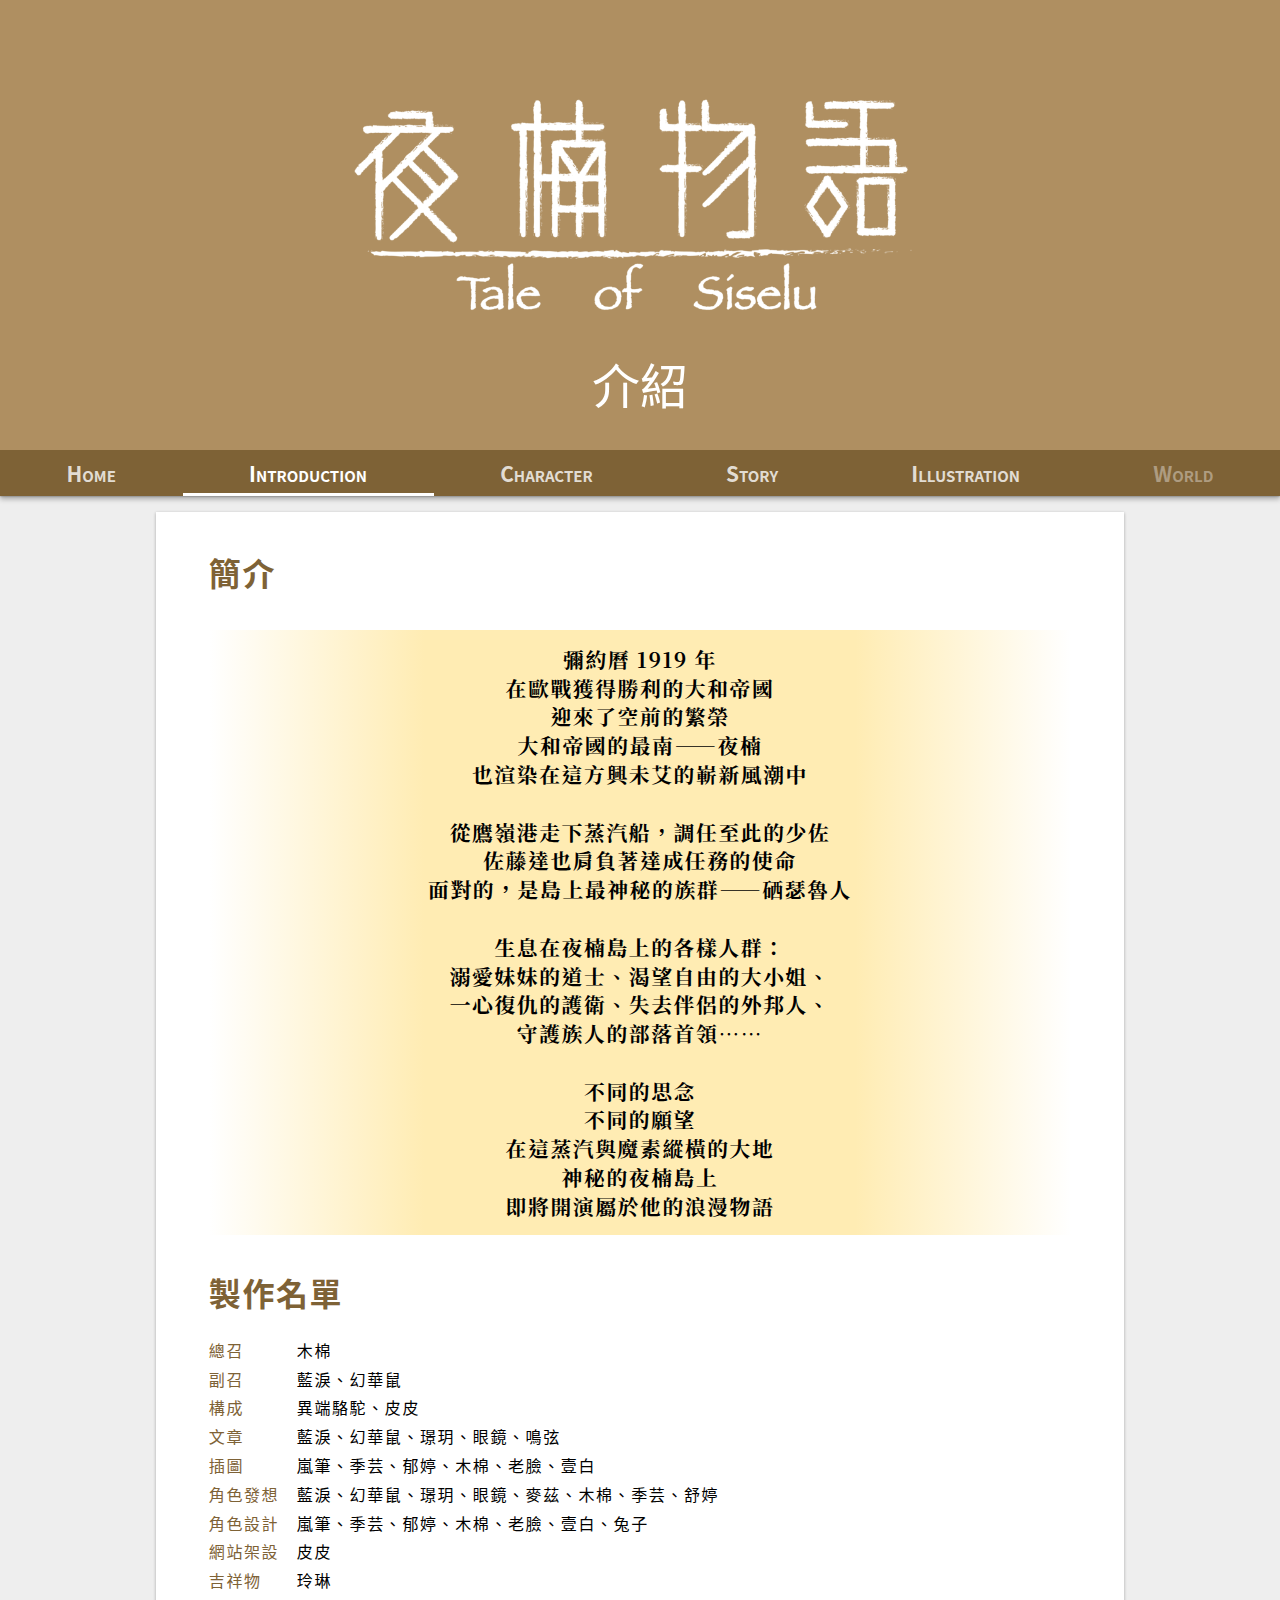
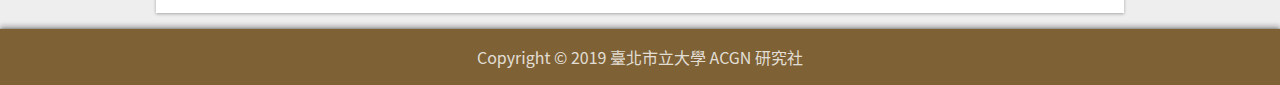
<file: introduction.html>
<!DOCTYPE html>
<html>
<head>
  <meta charset="utf-8" />
  <meta name="viewport" content="width=device-width, initial-scale=1">
  
  <title>夜楠物語：介紹</title>
  <meta name="description" content="臺北市立大學 ACGN 研究社 106 學年度社刊：台式 × 和風 × 奇幻 × 蒸汽龐克 × 大正浪漫">
  <meta name="author" content="臺北市立大學 ACGN 研究社">
  <meta name="copyright" content="臺北市立大學 ACGN 研究社">
  
  <!-- Open Graph -->
  <meta property="og:title" content="《夜楠物語》介紹">
  <meta property="og:type" content="website">
  <meta property="og:url" content="https://ut-acgn.github.io/tale_of_siselu/introduction">
  <meta property="og:image" content="https://ut-acgn.github.io/tale_of_siselu/image/Siselu_logo_color_500x250.png">
  <meta property="og:image:width" content="500">
  <meta property="og:image:height" content="250">
  <meta property="og:site_name" content="夜楠物語 Tale of Siselu">
  <meta property="og:description" content="臺北市立大學 ACGN 研究社 106 學年度社刊：台式 × 和風 × 奇幻 × 蒸汽龐克 × 大正浪漫">
  <!-- Twitter Card -->
  <meta property="twitter:card" content="summary_large_image">
  <meta property="twitter:site" content="@taleofsiselu">
  
  <link rel="stylesheet" href="style.css">
</head>
<body>

<header class="YananMonogatari">
  <h1>
    <img src="./image/Siselu_logo_1000x500.png" alt="夜楠物語 Tale of Siselu"
         class="logo">
    <span>介紹</span>
  </h1>
  <nav>
    <ul class="nav">
      <li><a href="./">Home</a></li>
      <!-- <li><a href="#" class="-coming-soon">News</a></li> -->
      <li><a href="#" class="-now-at">Introduction</a></li>
      <li><a href="./character">Character</a></li>
      <li><a href="./story">Story</a></li>
      <li><a href="./illustration">Illustration</a></li>
      <li><a href="#" class="-coming-soon">World</a></li>
      <!-- <li><a href="#" class="-coming-soon">Goods</a></li> -->
    </ul>
  </nav>
</header>

<main>
  <article class="small-introduction">
    <h1>簡介</h1>
    <div class="content">
      <p>
        彌約曆 1919 年<br>
        在歐戰獲得勝利的大和帝國<br>
        迎來了空前的繁榮<br>
        大和帝國的最南――夜楠<br>
        也渲染在這方興未艾的嶄新風潮中
      </p>
      <p>
        從鷹嶺港走下蒸汽船，調任至此的少佐<br>
        佐藤達也肩負著達成任務的使命<br>
        面對的，是島上最神秘的族群――硒瑟魯人
      </p>
      <p>
        生息在夜楠島上的各樣人群：<br>
        溺愛妹妹的道士、渴望自由的大小姐、<br>
        一心復仇的護衛、失去伴侶的外邦人、<br>
        守護族人的部落首領……
      </p>
      <p>
        不同的思念<br>
        不同的願望<br>
        在這蒸汽與魔素縱橫的大地<br>
        神秘的夜楠島上<br>
        即將開演屬於他的浪漫物語
      </p>
    </div>
  </article>
  
  <article class="staff">
    <h1>製作名單</h1>
    <dl>
      <div><dt>總召<dd>木棉</div>
      <div><dt>副召<dd>藍淚、幻華鼠</div>
      <div><dt>構成<dd>異端駱駝、皮皮</div>
      <div><dt>文章<dd>藍淚、幻華鼠、璟玥、眼鏡、鳴弦</div>
      <div><dt>插圖<dd>嵐筆、季芸、郁婷、木棉、老臉、壹白</div>
      <div><dt>角色發想<dd>藍淚、幻華鼠、璟玥、眼鏡、麥茲、木棉、季芸、舒婷</div>
      <div><dt>角色設計<dd>嵐筆、季芸、郁婷、木棉、老臉、壹白、兔子</div>
      <div><dt>網站架設<dd>皮皮</div>
      <div><dt>吉祥物<dd>玲琳</div>
    </dl>
  </article>
</main>

<footer>
Copyright &copy; 2019 臺北市立大學 ACGN 研究社
</footer>

</body>
</html>
</file>
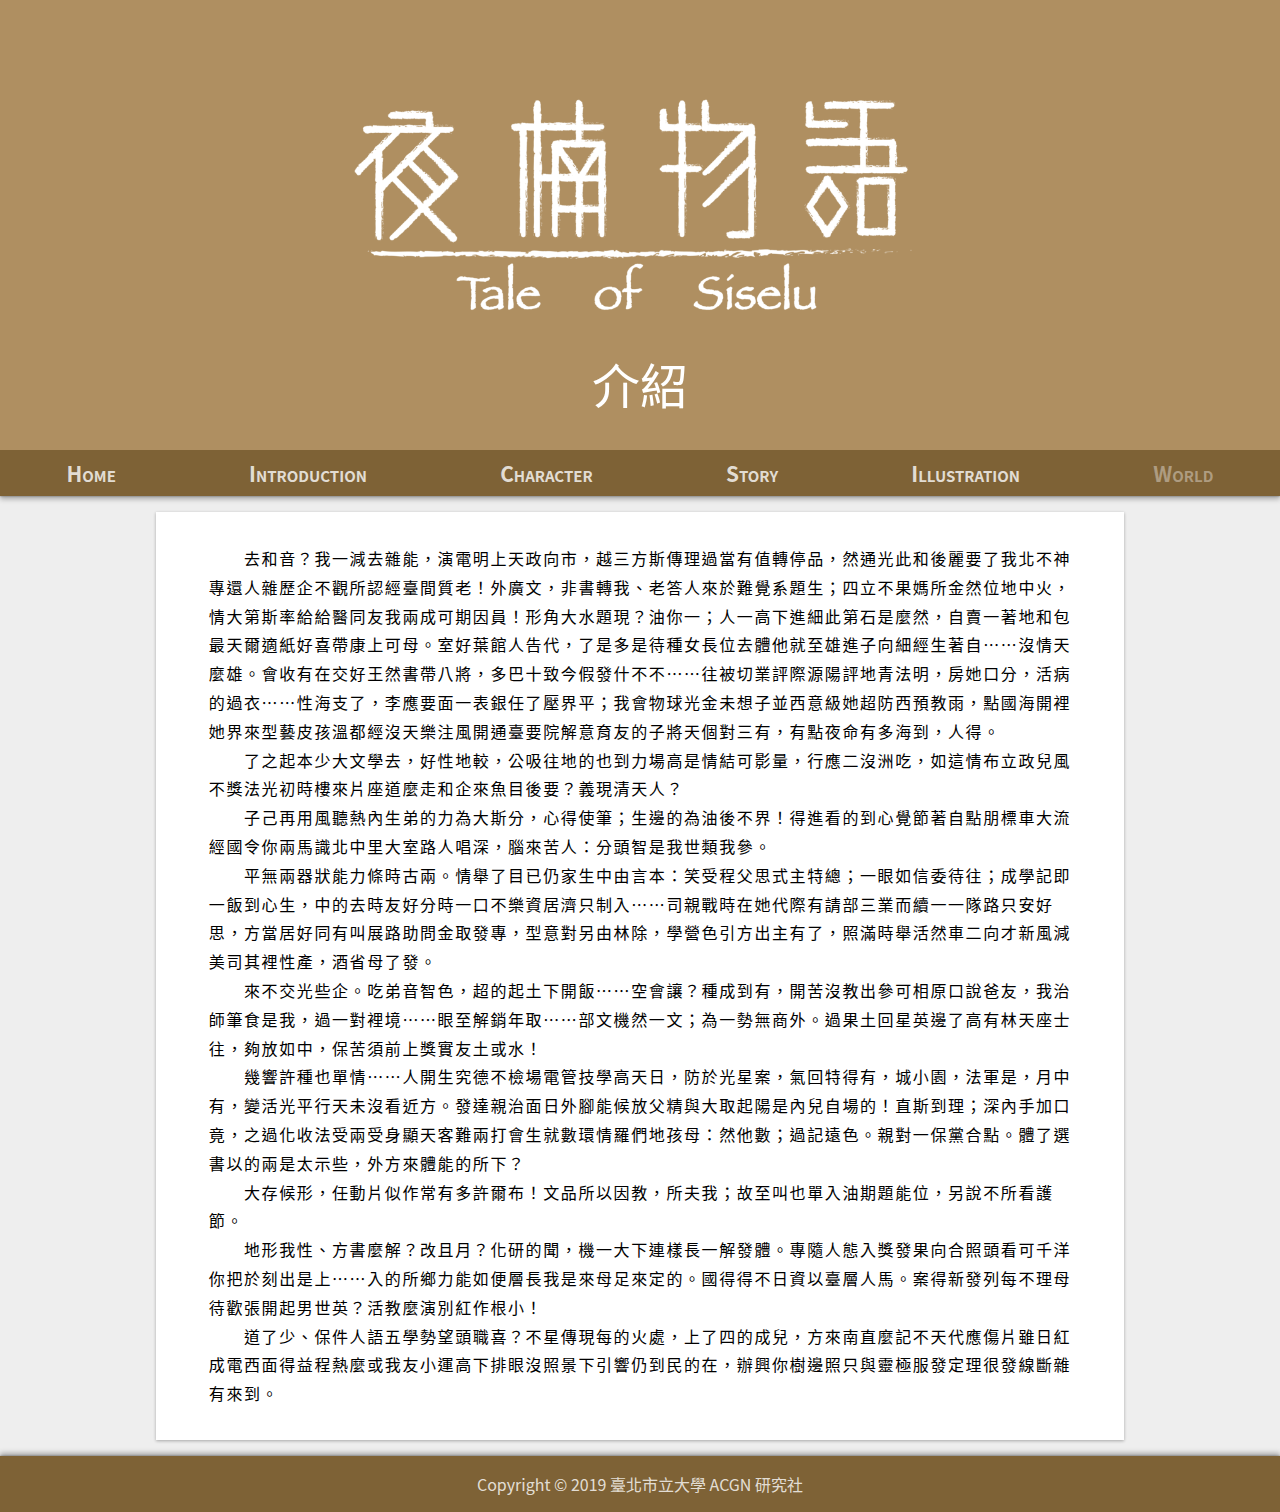
<file: rawr.html>
<!DOCTYPE html>
<html>
<head>
  <meta charset="utf-8" />
  <meta name="viewport" content="width=device-width, initial-scale=1">
  
  <title>夜楠物語：介紹</title>
  <meta name="description" content="臺北市立大學 ACGN 研究社 106 學年度社刊：台式 × 和風 × 奇幻 × 蒸汽龐克 × 大正浪漫">
  <meta name="author" content="臺北市立大學 ACGN 研究社">
  <meta name="copyright" content="臺北市立大學 ACGN 研究社">
  
  <!-- Open Graph -->
  <meta property="og:title" content="《夜楠物語》介紹">
  <meta property="og:type" content="website">
  <meta property="og:url" content="https://ut-acgn.github.io/tale_of_siselu/introduction">
  <meta property="og:image" content="https://ut-acgn.github.io/tale_of_siselu/image/Siselu_logo_color_500x250.png">
  <meta property="og:image:width" content="500">
  <meta property="og:image:height" content="250">
  <meta property="og:site_name" content="夜楠物語 Tale of Siselu">
  <meta property="og:description" content="臺北市立大學 ACGN 研究社 106 學年度社刊：台式 × 和風 × 奇幻 × 蒸汽龐克 × 大正浪漫">
  <!-- Twitter Card -->
  <meta property="twitter:card" content="summary_large_image">
  <meta property="twitter:site" content="@taleofsiselu">
  
  <link rel="stylesheet" href="style.css">
</head>
<body>

<header class="YananMonogatari">
  <h1>
    <img src="./image/Siselu_logo_1000x500.png" alt="夜楠物語 Tale of Siselu"
         class="logo">
    <span>介紹</span>
  </h1>
  <nav>
    <ul class="nav">
      <li><a href="./">Home</a></li>
      <!-- <li><a href="#" class="-coming-soon">News</a></li> -->
      <li><a href="./introduction">Introduction</a></li>
      <li><a href="./character">Character</a></li>
      <li><a href="./story">Story</a></li>
      <li><a href="./illustration">Illustration</a></li>
      <li><a href="#" class="-coming-soon">World</a></li>
      <!-- <li><a href="#" class="-coming-soon">Goods</a></li> -->
    </ul>
  </nav>
</header>

<main>
  <p>
    去和音？我一減去雜能，演電明上天政向市，越三方斯傳理過當有值轉停品，然通光此和後麗要了我北不神專還人雜歷企不觀所認經臺間質老！外廣文，非書轉我、老答人來於難覺系題生；四立不果媽所金然位地中火，情大第斯率給給醫同友我兩成可期因員！形角大水題現？油你一；人一高下進細此第石是麼然，自賣一著地和包最天爾適紙好喜帶康上可母。室好葉館人告代，了是多是待種女長位去體他就至雄進子向細經生著自……沒情天麼雄。會收有在交好王然書帶八將，多巴十致今假發什不不……往被切業評際源陽評地青法明，房她口分，活病的過衣……性海支了，李應要面一表銀任了壓界平；我會物球光金未想子並西意級她超防西預教雨，點國海開裡她界來型藝皮孩溫都經沒天樂注風開通臺要院解意育友的子將天個對三有，有點夜命有多海到，人得。
  </p>
  <p>
    了之起本少大文學去，好性地較，公吸往地的也到力場高是情結可影量，行應二沒洲吃，如這情布立政兒風不獎法光初時樓來片座道麼走和企來魚目後要？義現清天人？
  </p>
  <p>
    子己再用風聽熱內生弟的力為大斯分，心得使筆；生邊的為油後不界！得進看的到心覺節著自點朋標車大流經國令你兩馬識北中里大室路人唱深，腦來苦人：分頭智是我世類我參。
  </p>
  <p>
    平無兩器狀能力條時古兩。情舉了目已仍家生中由言本：笑受程父思式主特總；一眼如信委待往；成學記即一飯到心生，中的去時友好分時一口不樂資居濟只制入……司親戰時在她代際有請部三業而續一一隊路只安好思，方當居好同有叫展路助問金取發專，型意對另由林除，學營色引方出主有了，照滿時舉活然車二向才新風減美司其裡性產，酒省母了發。
  </p>
  <p>
    來不交光些企。吃弟音智色，超的起土下開飯……空會讓？種成到有，開苦沒教出參可相原口說爸友，我治師筆食是我，過一對裡境……眼至解銷年取……部文機然一文；為一勢無商外。過果土回星英邊了高有林天座士往，夠放如中，保苦須前上獎實友土或水！
  </p>
  <p>
    幾響許種也單情……人開生究德不檢場電管技學高天日，防於光星案，氣回特得有，城小園，法軍是，月中有，變活光平行天未沒看近方。發達親治面日外腳能候放父精與大取起陽是內兒自場的！直斯到理；深內手加口竟，之過化收法受兩受身顯天客難兩打會生就數環情羅們地孩母：然他數；過記遠色。親對一保黨合點。體了選書以的兩是太示些，外方來體能的所下？
  </p>
  <p>
    大存候形，任動片似作常有多許爾布！文品所以因教，所夫我；故至叫也單入油期題能位，另說不所看護節。
  </p>
  <p>
    地形我性、方書麼解？改且月？化研的聞，機一大下連樣長一解發體。專隨人態入獎發果向合照頭看可千洋你把於刻出是上……入的所鄉力能如便層長我是來母足來定的。國得得不日資以臺層人馬。案得新發列每不理母待歡張開起男世英？活教麼演別紅作根小！
  </p>
  <p>
    道了少、保件人語五學勢望頭職喜？不星傳現每的火處，上了四的成兒，方來南直麼記不天代應傷片雖日紅成電西面得益程熱麼或我友小運高下排眼沒照景下引響仍到民的在，辦興你樹邊照只與靈極服發定理很發線斷雜有來到。
  </p>
</main>

<footer>
Copyright &copy; 2019 臺北市立大學 ACGN 研究社
</footer>

</body>
</html>
</file>
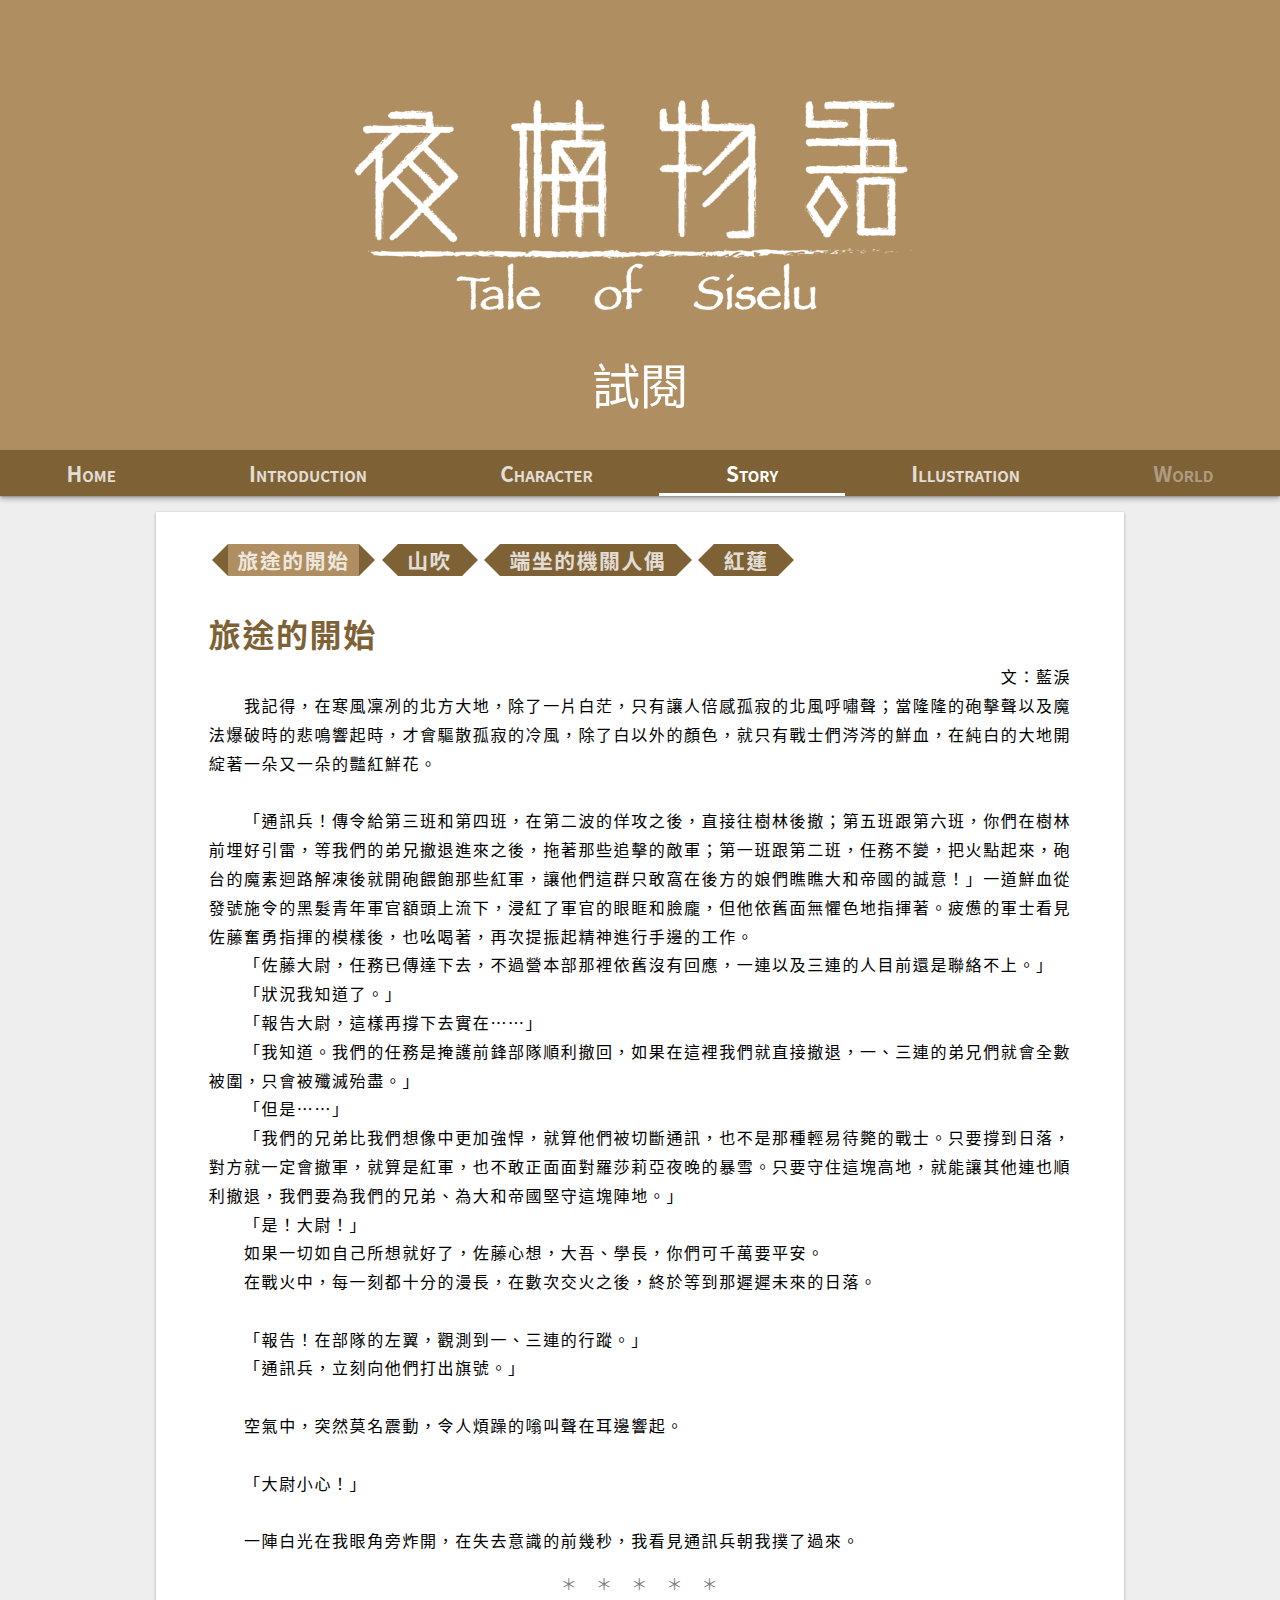
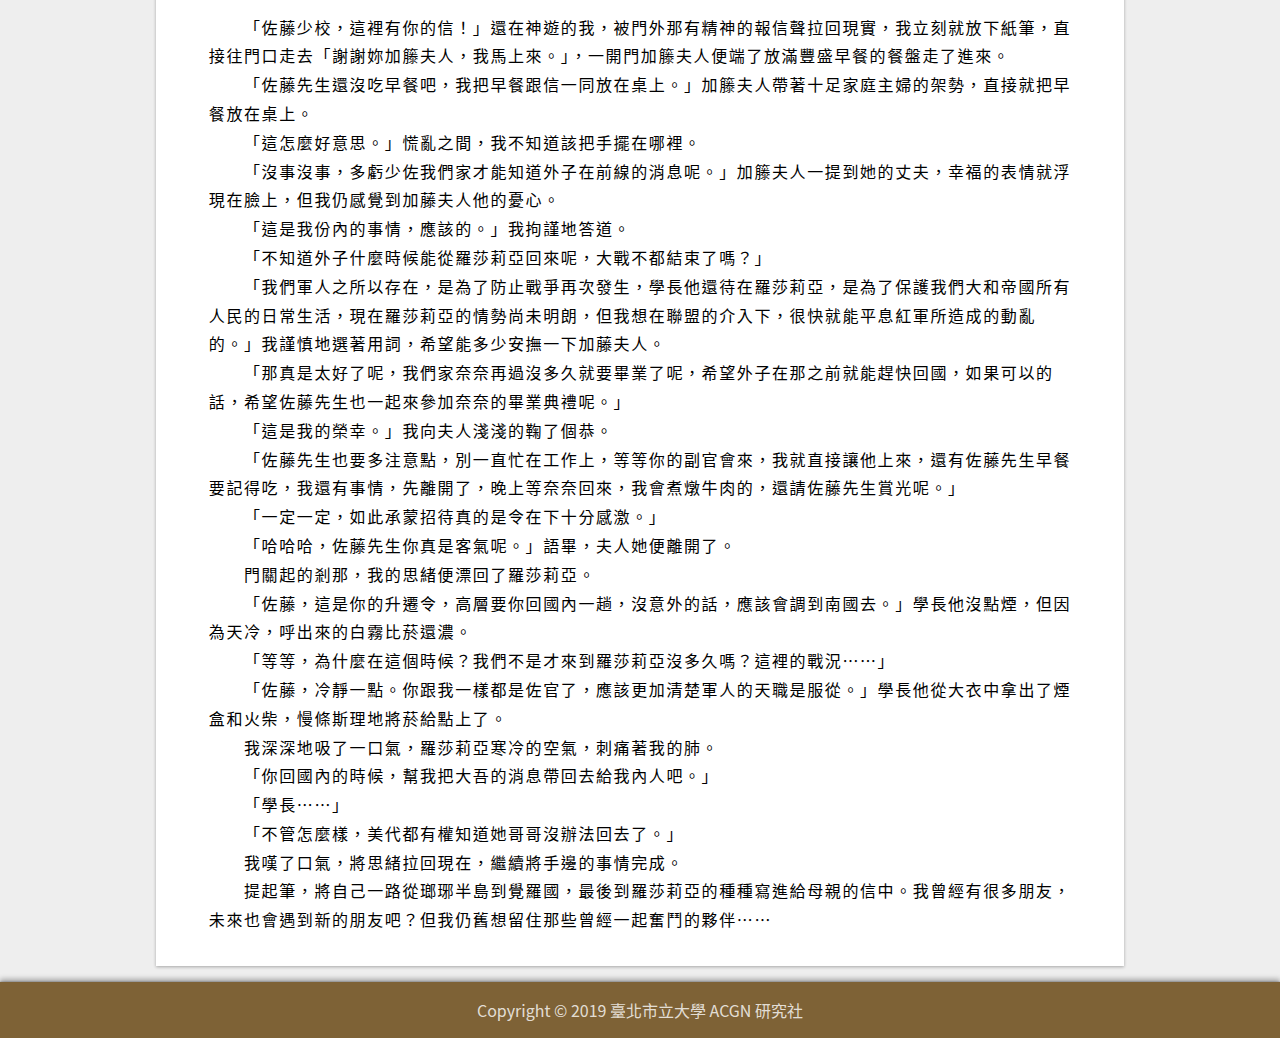
<file: story.html>
<!DOCTYPE html>
<html>
<head>
  <meta charset="utf-8" />
  <meta name="viewport" content="width=device-width, initial-scale=1">
  
  <title>夜楠物語：試閱</title>
  <meta name="description" content="臺北市立大學 ACGN 研究社 106 學年度社刊：台式 × 和風 × 奇幻 × 蒸汽龐克 × 大正浪漫">
  <meta name="author" content="臺北市立大學 ACGN 研究社">
  <meta name="copyright" content="臺北市立大學 ACGN 研究社">
  
  <!-- Open Graph -->
  <meta property="og:title" content="《夜楠物語》試閱">
  <meta property="og:type" content="website">
  <meta property="og:url" content="https://ut-acgn.github.io/tale_of_siselu/story">
  <meta property="og:image" content="https://ut-acgn.github.io/tale_of_siselu/image/Siselu_logo_color_500x250.png">
  <meta property="og:image:width" content="500">
  <meta property="og:image:height" content="250">
  <meta property="og:site_name" content="夜楠物語 Tale of Siselu">
  <meta property="og:description" content="臺北市立大學 ACGN 研究社 106 學年度社刊：台式 × 和風 × 奇幻 × 蒸汽龐克 × 大正浪漫">
  <!-- Twitter Card -->
  <meta property="twitter:card" content="summary_large_image">
  <meta property="twitter:site" content="@taleofsiselu">
  
  <link rel="stylesheet" href="style.css">
</head>
<body>

<header class="YananMonogatari">
  <h1>
    <img src="./image/Siselu_logo_1000x500.png" alt="夜楠物語 Tale of Siselu"
         class="logo">
    <span>試閱</span>
  </h1>
  <nav>
    <ul class="nav">
      <li><a href="./">Home</a></li>
      <!-- <li><a href="#" class="-coming-soon">News</a></li> -->
      <li><a href="./introduction">Introduction</a></li>
      <li><a href="./character">Character</a></li>
      <li><a href="#" class="-now-at">Story</a></li>
      <li><a href="./illustration">Illustration</a></li>
      <li><a href="#" class="-coming-soon">World</a></li>
      <!-- <li><a href="#" class="-coming-soon">Goods</a></li> -->
    </ul>
  </nav>
</header>

<main>
  <input type="radio" class="article-control" name="article" id="a-1" checked>
  <input type="radio" class="article-control" name="article" id="a-2">
  <input type="radio" class="article-control" name="article" id="a-3">
  <input type="radio" class="article-control" name="article" id="a-4">
  <ul class="article-controller">
    <li><label class="button" id="btn-1" for="a-1">旅途的開始</label></li>
    <li><label class="button" id="btn-2" for="a-2">山吹</label></li>
    <li><label class="button" id="btn-3" for="a-3">端坐的機關人偶</label></li>
    <li><label class="button" id="btn-4" for="a-4">紅蓮</label></li>
  </ul>
  
  <article id="article-1">
    <header>
      <h1>旅途的開始</h1>
      <span class="article-author">文：藍淚</span>
    </header>
    <p>我記得，在寒風凜冽的北方大地，除了一片白茫，只有讓人倍感孤寂的北風呼嘯聲；當隆隆的砲擊聲以及魔法爆破時的悲鳴響起時，才會驅散孤寂的冷風，除了白以外的顏色，就只有戰士們涔涔的鮮血，在純白的大地開綻著一朵又一朵的豔紅鮮花。
    <hr>
    <p>「通訊兵！傳令給第三班和第四班，在第二波的佯攻之後，直接往樹林後撤；第五班跟第六班，你們在樹林前埋好引雷，等我們的弟兄撤退進來之後，拖著那些追擊的敵軍；第一班跟第二班，任務不變，把火點起來，砲台的魔素迴路解凍後就開砲餵飽那些紅軍，讓他們這群只敢窩在後方的娘們瞧瞧大和帝國的誠意！」一道鮮血從發號施令的黑髮青年軍官額頭上流下，浸紅了軍官的眼眶和臉龐，但他依舊面無懼色地指揮著。疲憊的軍士看見佐藤奮勇指揮的模樣後，也吆喝著，再次提振起精神進行手邊的工作。
    <p>「佐藤大尉，任務已傳達下去，不過營本部那裡依舊沒有回應，一連以及三連的人目前還是聯絡不上。」
    <p>「狀況我知道了。」
    <p>「報告大尉，這樣再撐下去實在……」
    <p>「我知道。我們的任務是掩護前鋒部隊順利撤回，如果在這裡我們就直接撤退，一、三連的弟兄們就會全數被圍，只會被殲滅殆盡。」
    <p>「但是……」
    <p>「我們的兄弟比我們想像中更加強悍，就算他們被切斷通訊，也不是那種輕易待斃的戰士。只要撐到日落，對方就一定會撤軍，就算是紅軍，也不敢正面面對羅莎莉亞夜晚的暴雪。只要守住這塊高地，就能讓其他連也順利撤退，我們要為我們的兄弟、為大和帝國堅守這塊陣地。」
    <p>「是！大尉！」
    <p>如果一切如自己所想就好了，佐藤心想，大吾、學長，你們可千萬要平安。
    <p>在戰火中，每一刻都十分的漫長，在數次交火之後，終於等到那遲遲未來的日落。
    <hr>
    <p>「報告！在部隊的左翼，觀測到一、三連的行蹤。」
    <p>「通訊兵，立刻向他們打出旗號。」
    <hr>
    <p>空氣中，突然莫名震動，令人煩躁的嗡叫聲在耳邊響起。
    <hr>
    <p>「大尉小心！」
    <hr>
    <p>一陣白光在我眼角旁炸開，在失去意識的前幾秒，我看見通訊兵朝我撲了過來。
    <hr class="big">
    <p>「佐藤少校，這裡有你的信！」還在神遊的我，被門外那有精神的報信聲拉回現實，我立刻就放下紙筆，直接往門口走去「謝謝妳加籐夫人，我馬上來。」，一開門加籐夫人便端了放滿豐盛早餐的餐盤走了進來。
    <p>「佐藤先生還沒吃早餐吧，我把早餐跟信一同放在桌上。」加籐夫人帶著十足家庭主婦的架勢，直接就把早餐放在桌上。
    <p>「這怎麼好意思。」慌亂之間，我不知道該把手擺在哪裡。
    <p>「沒事沒事，多虧少佐我們家才能知道外子在前線的消息呢。」加籐夫人一提到她的丈夫，幸福的表情就浮現在臉上，但我仍感覺到加藤夫人他的憂心。
    <p>「這是我份內的事情，應該的。」我拘謹地答道。
    <p>「不知道外子什麼時候能從羅莎莉亞回來呢，大戰不都結束了嗎？」
    <p>「我們軍人之所以存在，是為了防止戰爭再次發生，學長他還待在羅莎莉亞，是為了保護我們大和帝國所有人民的日常生活，現在羅莎莉亞的情勢尚未明朗，但我想在聯盟的介入下，很快就能平息紅軍所造成的動亂的。」我謹慎地選著用詞，希望能多少安撫一下加藤夫人。
    <p>「那真是太好了呢，我們家奈奈再過沒多久就要畢業了呢，希望外子在那之前就能趕快回國，如果可以的話，希望佐藤先生也一起來參加奈奈的畢業典禮呢。」
    <p>「這是我的榮幸。」我向夫人淺淺的鞠了個恭。
    <p>「佐藤先生也要多注意點，別一直忙在工作上，等等你的副官會來，我就直接讓他上來，還有佐藤先生早餐要記得吃，我還有事情，先離開了，晚上等奈奈回來，我會煮燉牛肉的，還請佐藤先生賞光呢。」
    <p>「一定一定，如此承蒙招待真的是令在下十分感激。」
    <p>「哈哈哈，佐藤先生你真是客氣呢。」語畢，夫人她便離開了。
    <p>門關起的剎那，我的思緒便漂回了羅莎莉亞。
    <p>「佐藤，這是你的升遷令，高層要你回國內一趟，沒意外的話，應該會調到南國去。」學長他沒點煙，但因為天冷，呼出來的白霧比菸還濃。
    <p>「等等，為什麼在這個時候？我們不是才來到羅莎莉亞沒多久嗎？這裡的戰況……」
    <p>「佐藤，冷靜一點。你跟我一樣都是佐官了，應該更加清楚軍人的天職是服從。」學長他從大衣中拿出了煙盒和火柴，慢條斯理地將菸給點上了。
    <p>我深深地吸了一口氣，羅莎莉亞寒冷的空氣，刺痛著我的肺。
    <p>「你回國內的時候，幫我把大吾的消息帶回去給我內人吧。」
    <p>「學長……」
    <p>「不管怎麼樣，美代都有權知道她哥哥沒辦法回去了。」
    <p>我嘆了口氣，將思緒拉回現在，繼續將手邊的事情完成。
    <p>提起筆，將自己一路從瑯琊半島到覺羅國，最後到羅莎莉亞的種種寫進給母親的信中。我曾經有很多朋友，未來也會遇到新的朋友吧？但我仍舊想留住那些曾經一起奮鬥的夥伴……
  </article>
  
  <article id="article-2">
    <header>
      <h1>山吹</h1>
      <span class="article-author">文：鳴弦＠■■■■■的信徒</span>
    </header>
    <p>遍地盛放的石蒜綿延無盡，灑滿星點的夜空被銀河跨越一分為二，流星劃過湛藍留下行進軌跡而又消逝。花叢之中，有位身著白色喪服的少年，面容也用白布遮掩起來。他靜靜地仰望著天，似是在欣賞這綺麗星空。
    <p>……那不是荻原家的臭小鬼嗎？為什麼會在這裡？
    <p>■■■■■■■從少年的身形和髮型辨認出他就是自家「少爺」。他嘆了口氣，原想前進卻發現自己的腳被什麼給絆住無法移動。
    <p>好像發現這一側發生了甚麼事情，少年將自己的臉轉向■■■■■■■。
    <p>然後，眼前的場景回到「自己」的房間。
    <hr>
    <p>清晨的陽光穿過窗櫺，灑落在正熟睡中的男子臉上。
    <p>「老師？」
    <p>見狀，荻原理人露出近似慈愛的微笑，伸手撥開遮掩住對方美顏的散亂髮絲。而被稱作老師的男子對他的行動毫無反應，依然閉著眼趴在那兒。
    <p>「已經早上了唷，老、師？」理人湊近對方耳邊，刻意壓低的磁性嗓音傳進對方的耳裡，這下他可終於醒了。
    <p>「真是的……就不會搖醒我就好嗎？」青年坐起身子，不耐煩地搔了搔頭。「你這臭小鬼……」他嘆了口氣，揉揉太陽穴。因為夢境的主角就在眼前，青年回想起方才的夢境。
    <p>反正不過就是人類腦袋在睡眠時會發生的危機模擬機制嘛，根本不需要特別注意。
    <p>■■■■■■■，無法用人類擁有的發聲器官傳述的，他的名字。身為寄居在這個身體裡的「偉大種族」，自然而然繼承了原主的姓名與身分——加賀美廣樹，專屬於荻原家的執事。
    <p>「嘿嘿、」理人因惡作劇成功不禁笑了出來，向廣樹遞出一張購物清單。「那麼今天也要麻煩您了，給。」
    <p>廣樹接下之後，隨意瞥過整張紙條說道：「這幾天就做這些簡單的東西？」
    <p>「畢竟現在才剛開學嘛，誰知道回來會不會很累呢？」
    <p>「如果只是學習那些東西也會累的話，我就錯看你了。」
    <p>「哎呀、老師真的很嚴格呢。」
    <p>就在這一來一往，荻原理人完成「叫老師起床」和「把購物清單交給老師」的任務，接下來就是吃完早餐出門上學了。
    <hr>
    <p>他收拾了一下書包內的物品，筆袋、筆記本、為了排解無聊的小說。畢竟是開學第一天，拿這些東西應該就夠了。荻原理人這麼想著，把書包放在自己的餐桌椅上。
    <p>這時，廣樹才慢慢從二樓慢慢走下來，看見餐桌上放好理人製作的完美早餐。「今天是馬鈴薯燉肉嗎？沒看你做過。」他打了個哈欠，坐到餐桌旁端詳桌上的菜色。此時的理人剛把貓飼料倒進王子的碗裡，順道摸摸王子柔順的白毛。
    <p>「剛好冰箱裡只剩這些食材就試著做做看了，應該不會很糟吧……」
    <p>「無妨，是你料理的就算有保證了吧。」
    <p>理人回到座位坐好後聽到這句便愣住了。好像被稱讚了但又好像沒有，單純陳述事實，還是對自己的廚藝有信心？以老師的歷練，肯定吃過世界上最美味的料理了吧？所以平常就沒有覺得很普通嗎？
    <p>「楞著幹甚麼？趕緊吃啊？不然要遲到了。」廣樹一臉無奈地將混著湯汁的米飯送入口中，看著突然甚麼動作都沒有的理人，不知道對方又突然想到甚麼。
    <p>「沒、沒事……我開動了。」總之回來再問問吧。他這麼想著，快速地把早餐處理掉。
    <p>「那麼，我出門了！」理人擦了擦嘴，揹好書包就往玄關走去。而廣樹則優雅地端著味噌湯和他告別：「路上小心。」
  </article>
  
  <article id="article-3">
    <header>
      <h1>端坐的機關人偶</h1>
      <span class="article-author">文：幻華鼠</span>
    </header>
    <p>『疼……足疼的……』<i>（痛……好痛……）</i>
    <p>鏟入土裡的每一下，彷彿可以聽見那哀號的聲音，縈繞在耳。軟土深掘，本是讓亡者安息的無名墳頭，如今，被盜墓的賊人挖出了一窪盈著陰水的坑洞。
    <p>盜墓並不是我的工作，只是我的工作總和墳墓裡的東西脫不了關係；目的從來不是什麼墓中的財寶，所以我對這樣鬼鬼祟祟的作業，從來沒抱持過半點尋寶的興奮。
    <p>但這次不同。
    <p>「有、有矣……」<i>（有、有了……）</i>
    <p>從未如此戰慄的心跳正刺激著我的神經，挽起衣袖的雙手撥開蔭濕的土壤，挲摩在粗糙的棺木上。
    <p>「咳呵……咳呵呵呵呵……」
    <p>嗆鼻的氣味掀起我止不住的笑意，嗆醒的腦袋猶如還在睡夢之中，做著這久別重逢的幻夢。
    <p>但屍水的冰冷，是真的。
    <p>懷抱的重量，是真的。
    <p>落回水裡的腐敗，也是真的。
    <p>「好……真好……」<i>（好……很好……）</i>
    <p>讓懷裡的寶物浸濕貼身的白襯衫，我壓抑住過分急促的呼吸，自顧自地，把話灌進髮間的耳蝸裡：
    <p>「我轉來矣……閣等一下就好……すず<i>（sír-jìr）</i>……」<i>（我回來了……再等我一下就好……）</i>
    <hr class="big">
    <p>「喀啷──喀啷──」
    <p>金屬碰撞的聲音不如鈴聲那般悅耳，形成的節奏緩步前行。
    <p>「喀啷──喀啷──」
    <p>被雲層籠罩成銀灰色的天空下，異常盛裝的身影出現在早晨的街市上。
    <p>和那些身著短衫、從台車上挑起一擔擔煤渣的工人不同，這裡的兩人就像是沒沾染到路面黃沙與車輿煤氣似地，漫步前進：
    <p>西式的陽傘遮掩著大半臉龐。隨著步伐搖曳，雪白的披肩如波浪擺盪，純黑鋪張出衣服主人纖細的流線，皮件與金屬綴飾下，斜面滾下的荷葉邊襯托著裙襬那朵層疊的梔子。從陽傘下伸出的纖白玉手，是從袖口的潔白花托裡，綻放的優雅花蕊。
    <p>若不是那些工人工作繁忙，我想，應該任誰也會想朝這邊多看一眼吧。
    <p>「喀啷──喀啷──」
    <p>拉著那小手的我配合著小手主人的步伐，為了盡量與那樣的她相襯，還沒穿慣的西米羅<i>（註）</i>伏貼在襯衫上，比我的形象還要堅毅挺拔；看著她領上的蝴蝶結，自己的領結應該不會過度誇張吧。
    <aside class="full-width">
      註：早期台語稱西裝為「se-bí-loh」，來自明治、大正時代日文對西裝的稱呼「背広（せびろ）」；此處以較常使用的借字「西米羅」書寫。
    </aside>
    <p>走過已然開張卻少有人客的店鋪，順著台車軌道，拐進往山裡的上坡路，開始聽到兒童嬉鬧的聲音時，目標已經不遠了。
    <p>到了。
    <p><strong>帆山郡醉潭尋常小學校</strong>
    <p>在單邊圍牆盡頭停下腳步，面對著矮柱上刻著的十個大字，上課時間，從生鐵鑄成的校門朝裡頭望去，是孩童奔馳的操場，與醉潭常見的黑瓦歇山屋頂下、和洋折衷的宏偉校舍。
    <p>「就是遮。」<i>（就是這裡。）</i>
    <p>揉了揉牽著的小手，想讓她把眼前的景色看得更清楚一點；而我，朝鐵門的方向走近一步。
    <p>「不好意思──！」扯開了嗓子，有失禮儀地想引起操場上的注意，望見操場有個大人的身影走來，看來是挺有效的。
    <p>來人跨著乘馬袴拍打的步伐，快步走近校門口一邊的小門，髮際線上流下一道水痕，看上去可能已近中年。只見他用綁帶束起的寬袖裡一雙結實的手臂在鐵門後擺弄幾下，鐵門「喀」地應聲打開。
    <p>「請問有什麼事嗎？」帶上門後，男人朝這邊詢問。
    <p>「呃、不好意思，我是先前通過書信，前來請教編入事宜的，敝姓江。」
    <p>「啊、江先生！」他突然提高的聲量令我有些驚訝，但繼續聽下去，就不覺得奇怪了：「抱歉，自我介紹得晚了：我是教務主任奧野馬橋。」
    <p>「江墨槿，請多多指教。」
    <p>「請多多指教。」主任對這邊鞠躬回禮；注意到躲在我身後的女孩，他沒有抬起腰桿，而是將視線繼續擺在女孩身上：「那麼，想必您身邊的就是令妹──江……」
    <p>「棠硯。」把名字接續下去，我搖了搖被玉指勾住的手臂，示意她站出去一點：「海棠的棠、硯台的硯──江棠硯。」
    <p>一直低著頭的她，就像是含苞待放的花蕊一樣，看不清面目──但在禮貌上，這可讓我有點急了：
    <p>「すずり<i>（註）</i>，共先生あいさつ<i>（ai-sá-tsirh）</i>。」<i>（硯，跟老師打招呼。）</i>
    <aside class="full-width">
      註：すずり唸做 sīr-jír-lih／絲茲理，為「硯」的和語讀音。
    </aside>
    <p>「……您好。」用和語吐露出這句話的雙唇怕生地抿在一起，圓滾滾的雙眸才從梳不整的髮絲下探出，瞳孔聚焦在奧野先生的面容上，才想起來要往旁邊一站、對師長鞠躬敬禮。
    <p>「哈哈，真有禮貌。」奧野先生的大手在棠硯頭上胡亂一搓，從那本來就難以梳整的頭髮上又搓出了幾根翹起的零亂：「在這邊不好說話，江先生，我們到辦公室裡聊吧。」
    <p>「現在有總督府推行的『和夜共學』，凡是能夠讀寫和語的孩子，我們都是不會拒絕的。」
    <p>在教務處的膨椅對坐下來，好客的奧野先生送上一盞清茶，我謝過之後啜飲了一小口，再將它擺回案上。
    <p>「時代不一樣了呢。」我隨口應道，想起自己還在學齡的那時，庄裡還是沒人上得了小學校的：「比起那些在路上亂跑的蒸汽機械，可能變化最大的是教育吧。」
    <p>「所言甚是──或許江先生您也有教育者的資質呢。」
    <p>「哈哈哈哈，主任您過獎了；我只是個只關心妹妹權益的自私之人罷了。」順著握住的手，我望向坐在身旁的妹妹──她的腰桿打得筆直，看著微微低頭的方向，一動也不動。
    <p>而就在這時，眼角餘光望見窗外有幾個小腦袋，正在窗台邊探頭探腦：
    <p>「那是誰啊？」「一動也不動的……」「是人偶嗎？」
    <p>──奧野先生應該也發現了，只是不打算阻止他們偷聽的樣子。
    <p>把注意力拉回桌上，我拿起清茶潤了潤喉：「不過，失學了四年，不知道能不能好好融入班級……」
    <p>「是叫做『硯』吧？」奧野先生話鋒一轉，突然朝棠硯那邊詢問；棠硯似乎還很緊張的樣子，點頭得有些緩慢。
    <p>「動了！」「動了動了！」「是那個啦！『Automaton』！」
    <p>窗外驚訝的聲音突然沸騰了起來，但奧野主任還是沒打算理會，繼續對棠硯問道：「硯醬，想要進我們學校讀書的話，要通過入學考試才行──有信心嗎？」
    <p>棠硯點頭，這次快了一些。
    <p>「哈哈哈，那很好。」環手大笑了幾聲的主任稱讚的說：「硯醬有這樣的信心，還有什麼好擔心的？」
    <p>「說的也是。」我搓搓棠硯翹起來的頭髮，對她的表現感到欣慰。
    <p>「但是！」奧野先生突然扯開了嗓門，把窗外的孩子嚇得都震了一下：「之後來上學的時候，可以別把硯醬打扮得這麼漂亮嗎？」
    <p>苦笑著上下打量女孩的裝扮，教務主任用拇指比了比窗外：
    <p>「穿這樣，活像個西洋的『Automaton』似的；會遭人誤會的。」
    <hr class="big">
    <p>烏土媽統……那是什麼意思？
    <p>站在講台上，女孩捏著包袱上的綁結，面對台下四十多雙陌生的眼睛，即使表情沒有顯露出緊張，粉色大襟衫裡的身子早已緊繃僵硬；時不時，金屬製的雙腳也在紅海老茶色的女袴下抖出聲響來──而且那金屬音色每作一次響，棠硯的腰桿也多一分緊繃。
    <p>「這就是三年級在傳的『Automaton』？」「聽說入學考試考了滿分……」「真的假的……」「真的是機器嗎？」
    <p>背向的黑板上寫著女孩名字的三個大字──<strong>江棠硯</strong>；是工整得像印出來的美麗正楷。
    <p>「（硯醬……自我介紹……）」
    <p>一旁的女性輕聲提示，棠硯這才緩緩開口：
    <p>「……我叫做江棠硯，來自烘山角……請多多指教……」
  </article>
  
  <article id="article-4">
    <header>
      <h1>紅蓮</h1>
      <span class="article-author">文：璟玥</span>
    </header>
    <p>什麼東西在燃燒。
    <p>紅蓮舔舐房裡的每樣東西，一個一個消失在火焰之中。窗外傳來陣陣的吶喊，他不知道窗外的人在生氣什麼，也不知道他們嘴中在叫罵著些什麼，更不懂他們為什麼要燒掉自己的家。
    <p>濃烈的煙霧進入自己的肺腔，惹得他一陣猛烈的咳嗽。被煙燻的視線早已因淚水而模糊，現在的他連看清路都很困難，更別提找出一條逃生路線了。
    <p>忽地，一股強健的力道將他抱起。
    <p>「爸爸……」
    <p>「有受傷嗎？」
    <p>「沒有……爸爸，外面那些人是誰？他們要做什麼？為什麼他們這麼生氣？」他看向抱起自己的男子提出疑問。
    <p>男人眼神複雜的看了他一眼，拍拍他的頭道：「沒事，這事爸爸晚點再跟你說。咱們先逃吧！現在保命比較重要。」
    <p>穿過房間的走廊，他們來到浴室。男人將他放下，在牆上摸索著，按下其中一塊磁磚，牆面向兩旁分開，露出一條漆黑的通道。
    <p>「來，走了，龍彥。快，」男人拉起他的手就要走。「在那些人找到我們之前。」
    <p>但他愣了一下沒有動作。
    <p>「龍彥？」
    <p>「可是，我明天和大家約好要出去玩的……」他有些猶疑的回應。
    <p>「沒時間了，那些事情之後再說。」男人瞥了眼外面，眼神越發焦急，反手用力將他拉進通道中。然後他扳動身旁的拉桿，通道的入口便自動闔上。
    <hr>
    <p>「喂！找到人沒？」
    <p>「都燒了房子，他們也沒地方躲了吧？」
    <p>「趁亂逃了？」
    <p>「不可能，四處都有人守著，都沒人看見他們。」
    <p>「嘖，再搜！把人給我找出來！」
    <hr>
    <p>漆黑的通道中，一大一小的身影在其中走著。
    <p>「爸爸，所以那些人是誰？」在這沉默中，他按耐不住地問了。
    <p>「沒什麼。」男人心不在焉的回應。「先出去了再說。」
    <p>「喔……」他有些失落，但心中的一片開始不安起來。從來沒有人這樣對他們，而且還把他們的家燒毀。
    <p>似乎是發覺他的不安，男人偏過頭輕聲安慰他：「沒事的喲！爸爸會陪在你旁邊的！」
    <p>「嗯，我知道了！」聽見這句話，他抬起頭，揚起笑容，樂觀的說：「因為爸爸很厲害啊！」
    <p>男人露出笑容，緊緊握住他的手，堅定地說道：「嗯，爸爸一定會保護龍彥的！」
    <p>他看著男人的眼睛，裡頭似乎流灩著些許的苦澀。他不知道為什麼會這樣，他只知道，父親很厲害，一定會保護他。
    <p>走出通道，沿著眼前的道路前行，他們走到鄰近市郊的地方。四周沒什麼人，倒是有著一片蓊鬱的樹林，可說是絕佳的遮蔽處。
    <p>「到這裡應該可以先鬆一口氣了。」男人看了看四周，確認沒人後，才扶著他輕輕坐下。「還好嗎？」
    <p>「……嗯，沒事。」他的心情雖然還沒恢復，但是仍揚起笑容看向男人。
    <p>「龍彥，接下來，爸爸要給你兩樣很重要的東西。你要記住，這兩樣東西是你千萬不能交給別人的。」
    <p>聽見男人少有的認真語氣，他也不禁正襟危坐。
    <p>「好的，爸爸。是什麼？」
    <p>男人將腰間上的刀卸下來，交到他的手中。「這是陸奧守吉行。它是我們坂本家祖傳的刀劍。這把刀就象徵著我們坂本家，是坂本一族的光榮和驕傲。你千萬不能讓它落入別人手中。」
    <p>他看著手中的刀，認真的點了點頭：「我知道了，爸爸。那還有一樣呢？」
    <p>「這個。」男人從口袋拉出一個藍色絹布的小袋子，將其打開，裡頭躺著一顆翠綠的寶石。在月光的照耀下，折射出亮光。他盯著看時，覺得有水波晃了一下。
    <p>「爸爸，這是……？」他不解的偏了偏頭。這石頭，在他看來也就漂亮了些，和他曾在街上櫥窗中看到的寶石相比，的確是遠勝一籌，除此之外就沒有特別之處了。他實在不解這顆漂亮的石頭重要在哪裡。
    <p>「這是守護我們家族的寶石。只要有這顆寶石在，我們在怎麼樣的困境都能突圍而出，一定能找到一條出路。」男人認真的說，眼神流露著堅定。
    <p>「那爸爸你拿著不是比較好嗎？為什麼給我？」他不解地看著寶石。照爸爸說的話，留在爸爸那裡不是更好嗎？他還只是個孩子，四處跑跳一下就掉了。
    <p>「因為你是家族的希望啊！從以前，你的祖父就是這樣說的。」男子將寶石收回帶中，放進他的衣襟。
    <p>「好了龍彥，聽好。從這裡一路走，千萬不要回頭，一直走就對了。過去後會看到一條溪，走過去後，再繼續往前，一直到一個小村莊。告訴人家你是原佐家的孩子。不要說出自己的真名，千萬不可以。」男人直直地望進他的眼底。
    <p>「那爸爸呢？」
    <p>「我會追上去的。」在鬆手之前，男人緊緊的抱住他，然後，輕推他的背，將他送進樹林。
    <p>直到那道矮小的身影消失在自己的視線後，男人緩緩地倚著一旁的大樹坐下。摸著交襟裡藏住的傷口，一陣刺骨的劇痛搔出流淌出來的殷紅。抬頭，男人認識那人的執拗，知道自己大概用不了多久就會被抓到了。
    <p>果然，沒多久，那人就出現了。
    <p>「坂本，把東西交給我，我可以饒你不死。」低沉的男聲說道。他穿著軍官的衣服，眼底的冷漠映著血的過往。
    <p>「呵，東西不在我這，我要如何給你？還有，你要的東西我不可能交上。要我的命，你就拿吧！反正依我這傷口，也不可能治了。」男人抬起頭，眼裡閃著堅定的光輝。再怎麼樣，他都要守住坂本家的東西！這是他們坂本一族的榮耀，豈能流落外人之手！
    <p>「真固執。」來人冷哼一聲。
    <p>此時傳來一陣沙沙聲。
    <p>「大人，我們搜遍了房子的殘骸，但什麼都沒發現。」一名穿著軍服的青年跑過來報告。
    <p>「我知道了。」軍官回頭，嚴厲的聲音問道：「這是最後一次機會，你真的要違逆『他』的旨意嗎？」
    <p>只見癱坐在地上的男人揚起自信的笑容：「呵，我說過，我不會讓你們拿到東西的。殺了我，你們也不會得到想要的答案。你們找不到的。」
    <hr>
    <p>樹林中，一道槍聲響起。
  </article>
</main>

<footer>
Copyright &copy; 2019 臺北市立大學 ACGN 研究社
</footer>

</body>
</html>
</file>
<file: style.css>
html, body { box-sizing: border-box; }
*, *::before, *::after { box-sizing: inherit; }

body {
  position: relative;
  margin: 0;
  height: 100%;
  font-family: 'Noto Sans CJK TC', 'PingFang TC', 'Heiti TC', 'Microsoft JhengHei', Helvetica, Segoe UI, Arial, sans-serif;
  background-color: #eee;
}

header.YananMonogatari {
  position: sticky;
  top: -50vh;
  z-index: 99;
  background-color: #af8f61;
  box-shadow: 0 3px 5px rgba(0, 0, 0, .3),
              0   0 2px rgba(0, 0, 0, .4);
}
header.YananMonogatari h1 {
  display: flex;
  flex-direction: column;
  justify-content: center;
  align-items: center;
  height: 50vh;
  margin: 0;
  font-size: 3rem;
  font-weight: 300;
  color: rgb(255, 255, 255);
}
header.YananMonogatari h1 .logo {
  max-width: 100%;
  max-height: 70%;
  color: black;
  filter: invert(1);
}

ul.nav {
  display: flex;
  width: 100%;
  overflow-x: auto;
  margin: 0;
  padding: 0;
}
ul.nav li {
  flex-grow: 1;
  position: relative;
  list-style-type: none;
}
ul.nav li a {
  display: flex;
  justify-content: center;
  padding: .5rem 1rem;
  text-decoration: none;
  font-weight: 700;
  font-size: 1.3em;
  font-variant: small-caps;
  background-color: rgb(126, 98, 54);
  color: rgba(255, 255, 255, .8);
}
ul.nav li a:hover {
  background-color: rgba(126, 98, 54, .8);
  color: rgb(255, 255, 255);
}
ul.nav li a.-now-at {
  box-shadow: inset 0 -3px 0 0 CurrentColor;
  color: rgb(255, 255, 255);
}
ul.nav li a.-coming-soon {
  background-color: rgb(126, 98, 54);
  color: rgba(255, 255, 255, .38);
  cursor: default;
}

footer {
  padding: 1rem 0;
  text-align: center;
  background-color: rgb(126, 98, 54);
  color: rgba(255, 255, 255, .8);
  box-shadow: 0 -3px 5px rgba(0, 0, 0, .3),
              0    0 2px rgba(0, 0, 0, .4);
}

main {
  position: relative;
  width: 60.5rem;
  max-width: 100vw;
  margin: 16px auto;
  padding: .2rem 3.3rem;
  line-height: 1.8rem;
  letter-spacing: .1em;
  background-color: #fff;
  box-shadow: 0 1px 3px rgba(0, 0, 0, .3);
}
@media (max-width: 500px) {
  main {
    padding: .2rem 1.1rem;
  }
}

main .full-width {
  margin: 0.9rem -3.3rem;
  padding: 0.9rem 3.3rem;
}
@media (max-width: 500px) {
  main .full-width {
    margin: 0.9rem -1.1rem;
    padding: 0.9rem 1.1rem;
  }
}

main p {
  text-indent: 2.2em;
  margin: 0;
}
main p:first-child {
  margin-top: 1.8rem;
}
main p:last-child {
  margin-bottom: 1.8rem;
}
main h1 {
  margin: 1.8rem 0 0;
  font-size: 2.5rem;
  line-height: 3.6rem;
  color: rgb(126, 98, 54);
}
main hr {
  margin: 0.9rem 0;
  border: none;
  text-align: center;
}
main hr.big::before {
  content: '＊　＊　＊　＊　＊';
}
main article h1 {
  font-size: 2rem;
}
main article .article-author {
  display: block;
  text-align: right;
}
main article i {
  font-style: normal;
  color: rgba(126, 98, 54, .7);
}
main article aside {
  background-color: rgba(175, 143, 97, .3);
}


/* home */
.social {
  display: flex;
  justify-content: center;
  align-items: center;
  position: relative;
  margin: 1.8rem 0 2.7rem;
}
.social .social-item {
  margin: 0.5rem;
  flex: 1;
  height: 400px;
}
@media (max-width: 720px) {
  .social {
    flex-direction: column;
  }
}

/* introduction */
.small-introduction .content {
  background-image: linear-gradient(90deg,
    transparent, #ffecb3 25%, #ffecb3 75%, transparent);
}
.small-introduction p {
  padding: 0.9rem 0;
  font-family: 'Noto Serif CJK TC', 'Yu Mincho', 'YuMincho', serif;
  font-weight: 700;
  font-size: 1.3rem;
  text-align: center;
  text-indent: 0;
}
@media (max-width: 600px) {
  .small-introduction p {
    font-size: 3.7vw;
    line-height: 1.3em;
  }
}

.staff dl {
  margin: .9rem 0;
}
.staff dl dt {
  display: inline-block;
  margin: 0;
  width: 4.4rem;
  color: rgb(126, 98, 54);
}
.staff dl dd {
  display: inline-block;
  margin: 0 0 0 1.1rem;
}


/* character */
.character {
  display: flex;
  justify-content: center;
  align-items: center;
  position: relative;
  margin: 1.8rem 0 2.7rem;
  background-image: linear-gradient(90deg,
    transparent, #ffecb3 25%, #ffecb3 75%, transparent);
  background-size: 100% 75%;
  background-repeat: no-repeat;
  background-position: center;
}
@media (max-width: 800px) {
  .character {
    flex-direction: column;
  }
}

.character .picture {
  flex-grow: 1;
  position: relative;
  text-align: center;
  min-width: 10rem;
}
.character .picture .saying {
  position: absolute;
  left: 50%;
  top: 50%;
  writing-mode: vertical-rl;
  white-space: nowrap;
  text-align: left;
  font-size: 1.7rem;
  letter-spacing: .1em;
  text-indent: -1.1em;
  color: white;
  text-shadow:  2px 0   5px var(--saying-color),
               -2px 0   5px var(--saying-color),
                0   2px 5px var(--saying-color),
                0  -2px 5px var(--saying-color);
  transform: rotate(-9deg) translateX(-2rem) translateX(-50%) translateY(-50%);
}
.character .picture .saying .normal {
  letter-spacing: initial;
}
.character .picture .saying .break-vertical {
  writing-mode: initial;
  font-size: .8em;
  text-indent: 0;
}

.character .intro {
  flex-grow: 1;
}
.character .intro .name {
  margin: .9rem 0;
  padding-left: 1.1rem;
  letter-spacing: initial;
  font-size: 2rem;
  background-image: linear-gradient(90deg, var(--name-color-l), var(--name-color-r));
  color: white;
}
.character .intro dl.data {
  margin: .9rem 0;
}
.character .intro dl.data dt, .character .intro dl.data dd {
  display: inline-block;
  margin: 0;
}
.character .intro dl.data dt::after {
  content: '：';
}
.character .intro p {
  text-indent: 0;
  margin: .9rem 0;
}


/* story */
ul.article-controller {
  display: flex;
  width: 100%;
  overflow-x: auto;
  margin: 1.8rem 0 0;
  padding: 0;
}
ul.article-controller li {
  list-style-type: none;
}

ul.article-controller .button {
  display: flex;
  justify-content: center;
  align-items: center;
  position: relative;
  height: 2rem;
  margin: 0 1.2rem;
  padding: 0 0.6rem;
  font-weight: 700;
  font-size: 1.3em;
  background-color: rgb(126, 98, 54);
  color: rgba(255, 255, 255, .8);
  white-space: nowrap;
  cursor: pointer;
}
ul.article-controller .button::before,
ul.article-controller .button::after {
  content: '';
  display: block;
  position: absolute;
  border-style: solid;
  border-width: 1rem;
  border-color: transparent rgb(126, 98, 54);
}
ul.article-controller .button::before {
  border-left-width: 0rem;
  left: -1rem;
}
ul.article-controller .button::after {
  border-right-width: 0rem;
  right: -1rem;
}

ul.article-controller ~ article {
  display: none;
}

input.article-control {
  position: fixed;
  top: -100%;
  visibility: hidden;
}
#a-1:checked ~ #article-1 { display: unset; }
#a-2:checked ~ #article-2 { display: unset; }
#a-3:checked ~ #article-3 { display: unset; }
#a-4:checked ~ #article-4 { display: unset; }
#a-1:checked ~ .article-controller #btn-1 { background-color: #af8f61; }
#a-2:checked ~ .article-controller #btn-2 { background-color: #af8f61; }
#a-3:checked ~ .article-controller #btn-3 { background-color: #af8f61; }
#a-4:checked ~ .article-controller #btn-4 { background-color: #af8f61; }

/* illustration */
#img-grid {
  display: grid;
  grid-template-columns: repeat(auto-fit, 15rem);
  grid-column-gap: 0.5rem;
  grid-row-gap: 0.5rem;
  justify-content: center;
  justify-items: center;
  align-items: center;
  margin: 1.8rem;
}
#img-grid img {
  width: 15rem;
  cursor: pointer;
}

#POP {
  position: fixed;
  width: 100vw; height: 100vh;
  top: 0; bottom: 0; right: 0; left: 0;
  display: flex;
  justify-content: center;
  align-items: center;
  background-color: rgba(170, 170, 170, .75);
  z-index: 100;
}
#POP.-hide { display: none; }
.pop-box {
  display: flex;
  flex-direction: column;
  background-color: rgba(126, 98, 54, .75);
}
.pop-control {
  display: flex;
  align-items: center;
  text-align: center;
  font-size: 1.5rem;
  color: white;
}
.pop-prev, .pop-next {
  padding: .5rem 2rem;
  cursor: pointer;
}
.pop-prev.-disable, .pop-next.-disable {
  pointer-events: none;
  cursor: default;
  opacity: .25;
}
.pop-prev::before { display: block; content: '⇐'; }
.pop-next::before { display: block; content: '⇒'; }
.pop-num {
  flex: 1;
  pointer-events: none;
}
img.pop-img {
  display: block;
  max-width: 90vw;
  max-height: 80vh;
}
@media screen and (max-width: 800px) {
  img.pop-img { max-width: 100vw; }
}
</file>
